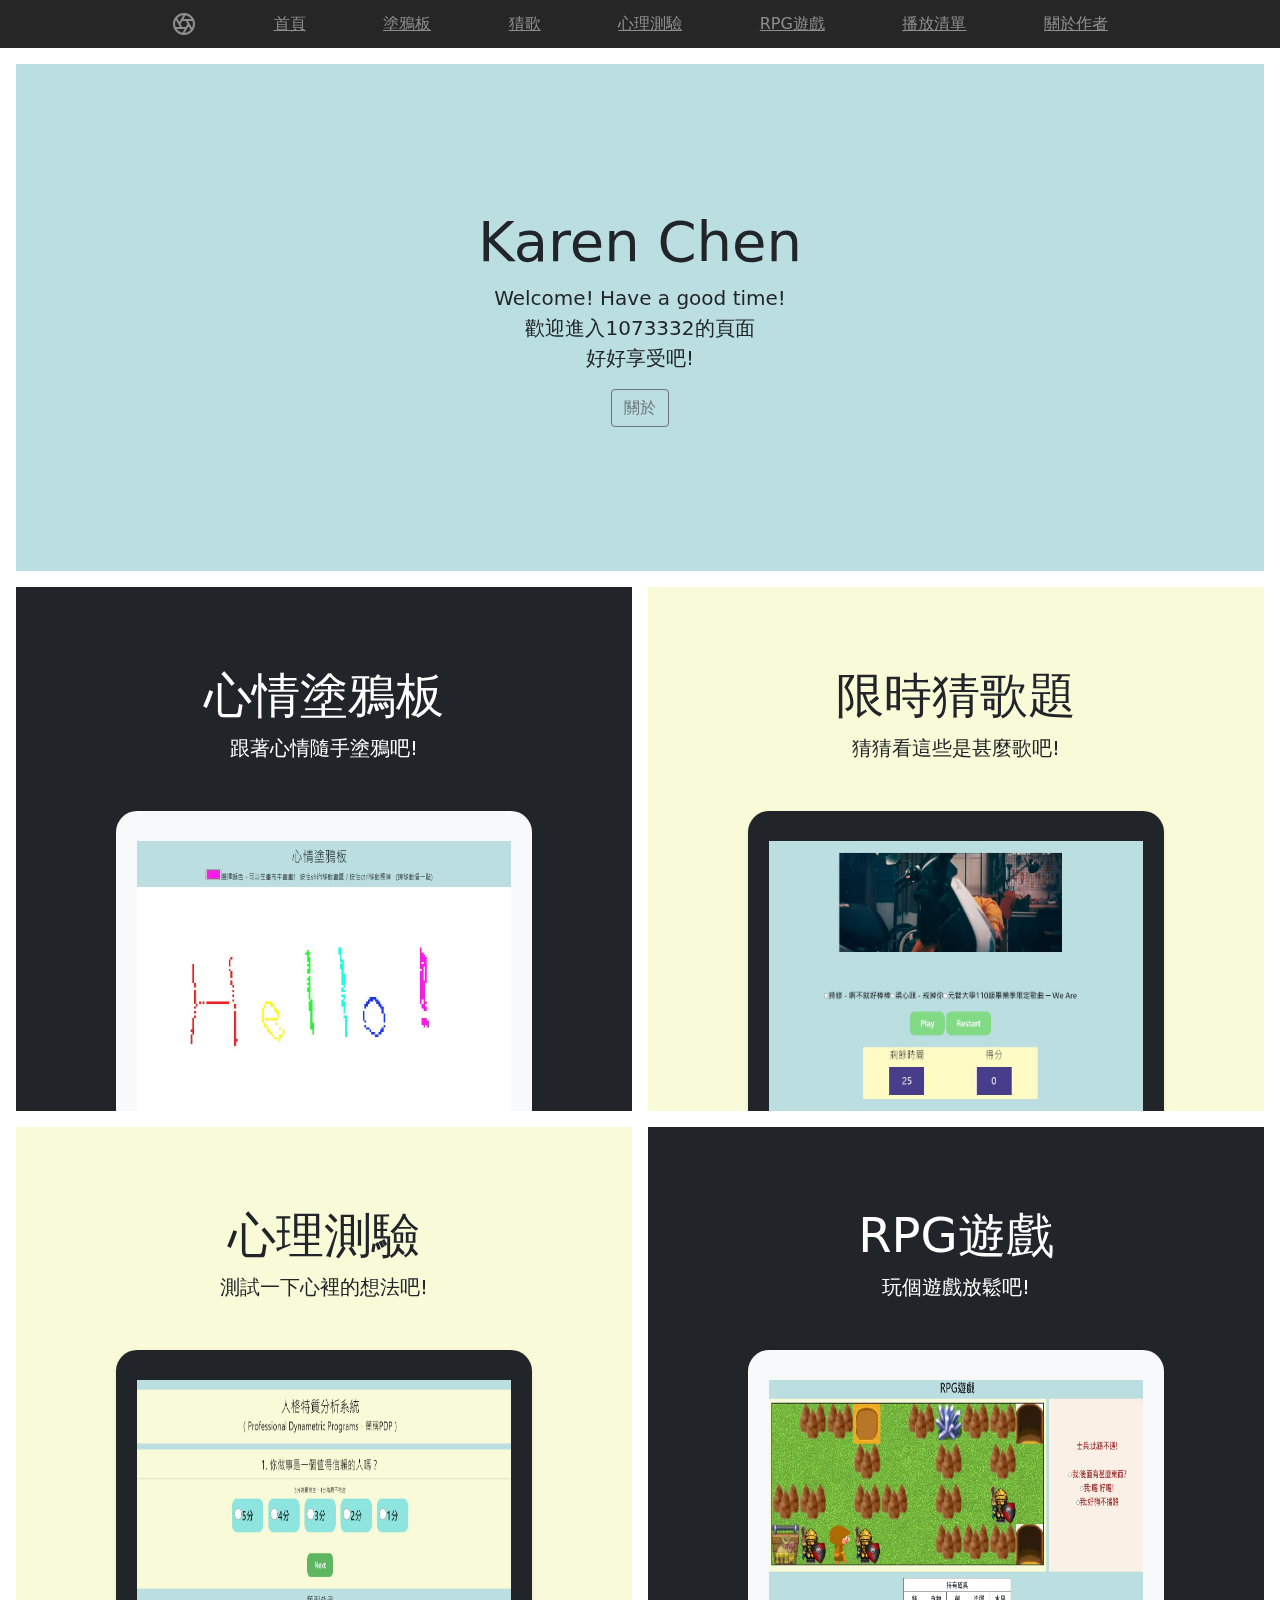
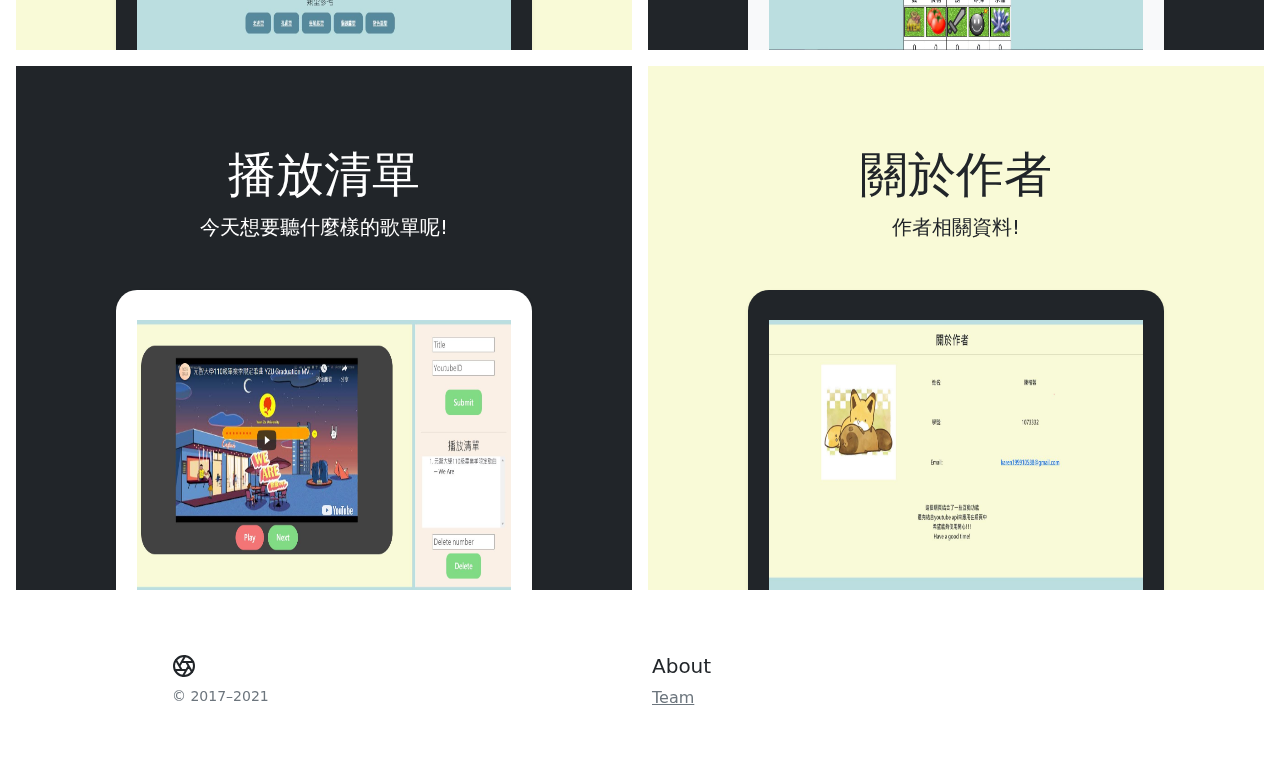
<file: index.html>
<!doctype html>
<html lang="en">
  <head>
    <meta charset="utf-8">
    <meta name="viewport" content="width=device-width, initial-scale=1">
    <meta name="description" content="">
    <meta name="author" content="Mark Otto, Jacob Thornton, and Bootstrap contributors">
    <meta name="generator" content="Hugo 0.83.1">
    <title>1073332-final</title>
    

    <!-- Bootstrap core CSS -->
<link href="css/bootstrap.min.css" rel="stylesheet">



    <style>

      .bd-placeholder-img {

        font-size: 1.125rem;

        text-anchor: middle;
        -webkit-user-select: none;
        -moz-user-select: none;
        user-select: none;
      }

      @media (min-width: 768px) {
        .bd-placeholder-img-lg {
          font-size: 3.5rem;
        }
      }
    </style>

    
    <!-- Custom styles for this template -->
    <link href="css/product.css" rel="stylesheet">
  </head>
  <body>
    
<header class="site-header sticky-top py-1">
  <nav class="container d-flex flex-column flex-md-row justify-content-between">
    <a class="py-2" href="#" aria-label="Product">
      <svg xmlns="http://www.w3.org/2000/svg" width="24" height="24" fill="none" stroke="currentColor" stroke-linecap="round" stroke-linejoin="round" stroke-width="2" class="d-block mx-auto" role="img" viewBox="0 0 24 24"><title>Product</title><circle cx="12" cy="12" r="10"/><path d="M14.31 8l5.74 9.94M9.69 8h11.48M7.38 12l5.74-9.94M9.69 16L3.95 6.06M14.31 16H2.83m13.79-4l-5.74 9.94"/></svg>
    </a>
    <a class="py-2 d-none d-md-inline-block" href="#">首頁</a>
    <a class="py-2 d-none d-md-inline-block" href="index_draw.html">塗鴉板</a>
    <a class="py-2 d-none d-md-inline-block" href="index_guess.html">猜歌</a>
    <a class="py-2 d-none d-md-inline-block" href="index_psyTest0.html">心理測驗</a>
    <a class="py-2 d-none d-md-inline-block" href="index_RPG.html">RPG遊戲</a>
    <a class="py-2 d-none d-md-inline-block" href="index_youtube.html">播放清單</a>
    <a class="py-2 d-none d-md-inline-block" href="index_me.html">關於作者</a>
  </nav>
</header>

<main>
  <div class="position-relative overflow-hidden p-3 p-md-5 m-md-3 text-center"  style="background-color: rgb(187, 223, 224);">
    <div class="col-md-5 p-lg-5 mx-auto my-5">
      <h1 class="display-4 fw-normal">Karen Chen</h1>
      <p class="lead fw-normal">Welcome!  Have a good time!<br>歡迎進入1073332的頁面<br>好好享受吧!</p>
      <a class="btn btn-outline-secondary" href="index_me.html">關於</a>
    </div>
    <!--<div class="product-device shadow-sm d-none d-md-block"></div>
    <div class="product-device product-device-2 shadow-sm d-none d-md-block">
    </div>-->
  </div>

  <div class="d-md-flex flex-md-equal w-100 my-md-3 ps-md-3">
    <div class="bg-dark me-md-3 pt-3 px-3 pt-md-5 px-md-5 text-center text-white overflow-hidden">
      <div class="my-3 py-3">
        <h2 class="display-5">心情塗鴉板</h2>
        <p class="lead">跟著心情隨手塗鴉吧!</p>
      </div>
      <div class="bg-light shadow-sm mx-auto" style="width: 80%; height: 300px; border-radius: 21px 21px 0 0; padding: 30px 0px 0px 0px;">
        <a href="index_draw.html"><img src="img/drawPage.JPG" style="width: 90%; height: 270px;"></a>
      </div>
    </div>
    <div class="me-md-3 pt-3 px-3 pt-md-5 px-md-5 text-center overflow-hidden" style="background-color: rgb(249, 250, 215);">
      <div class="my-3 p-3">
        <h2 class="display-5">限時猜歌題</h2>
        <p class="lead">猜猜看這些是甚麼歌吧!</p>
      </div>
      <div class="bg-dark shadow-sm mx-auto" style="width: 80%; height: 300px; border-radius: 21px 21px 0 0; padding: 30px 0px 0px 0px;">
        <a href="index_guess.html"><img src="img/guessPage.JPG" style="width: 90%; height: 270px;"></a>
      </div>
    </div>
  </div>

  <div class="d-md-flex flex-md-equal w-100 my-md-3 ps-md-3">
    <div class="me-md-3 pt-3 px-3 pt-md-5 px-md-5 text-center overflow-hidden" style="background-color: rgb(249, 250, 215);">
      <div class="my-3 p-3">
        <h2 class="display-5">心理測驗</h2>
        <p class="lead">測試一下心裡的想法吧!</p>
      </div>
      <div class="bg-dark shadow-sm mx-auto" style="width: 80%; height: 300px; border-radius: 21px 21px 0 0; padding: 30px 0px 0px 0px;">
        <a href="index_psyTest0.html"><img src="img/psyPage.JPG" style="width: 90%; height: 270px;"></a>
      </div>
    </div>
    <div class="bg-dark me-md-3 pt-3 px-3 pt-md-5 px-md-5 text-center text-white overflow-hidden">
      <div class="my-3 py-3">
        <h2 class="display-5">RPG遊戲</h2>
        <p class="lead">玩個遊戲放鬆吧!</p>
      </div>
      <div class="bg-light shadow-sm mx-auto" style="width: 80%; height: 300px; border-radius: 21px 21px 0 0; padding: 30px 0px 0px 0px;">
        <a href="index_RPG.html"><img src="img/RPGPage.JPG" style="width: 90%; height: 270px;"></a>
      </div>
    </div>
  </div>

  <div class="d-md-flex flex-md-equal w-100 my-md-3 ps-md-3">
    <div class="bg-dark me-md-3 pt-3 px-3 pt-md-5 px-md-5 text-center text-white overflow-hidden">
      <div class="my-3 p-3">
        <h2 class="display-5">播放清單</h2>
        <p class="lead">今天想要聽什麼樣的歌單呢!</p>
      </div>
      <div class="bg-body shadow-sm mx-auto" style="width: 80%; height: 300px; border-radius: 21px 21px 0 0; padding: 30px 0px 0px 0px;">
        <a href="index_youtube.html"><img src="img/youtubePage.JPG" style="width: 90%; height: 270px;"></a>
      </div>
    </div>
    <div class=" me-md-3 pt-3 px-3 pt-md-5 px-md-5 text-center overflow-hidden" style="background-color: rgb(249, 250, 215);">
      <div class="my-3 py-3">
        <h2 class="display-5">關於作者</h2>
        <p class="lead">作者相關資料!</p>
      </div>
      <div class="bg-dark shadow-sm mx-auto" style="width: 80%; height: 300px; border-radius: 21px 21px 0 0; padding: 30px 0px 0px 0px;">
        <a href="index_me.html"><img src="img/mePage.JPG" style="width: 90%; height: 270px;"></a>
      </div>
    </div>
  </div>
</main>

<footer class="container py-5">
  <div class="row">
    <div class="col-12 col-md">
      <svg xmlns="http://www.w3.org/2000/svg" width="24" height="24" fill="none" stroke="currentColor" stroke-linecap="round" stroke-linejoin="round" stroke-width="2" class="d-block mb-2" role="img" viewBox="0 0 24 24"><title>Product</title><circle cx="12" cy="12" r="10"/><path d="M14.31 8l5.74 9.94M9.69 8h11.48M7.38 12l5.74-9.94M9.69 16L3.95 6.06M14.31 16H2.83m13.79-4l-5.74 9.94"/></svg>
      <small class="d-block mb-3 text-muted">&copy; 2017–2021</small>
    </div>
    <div class="col-6 col-md">
      <h5>About</h5>
      <ul class="list-unstyled text-small">
        <li><a class="link-secondary" href="index_me.html">Team</a></li>
      </ul>
    </div>
  </div>
</footer>


    <script src="js/bootstrap.bundle.min.js"></script>

      
  </body>
</html>
</file>
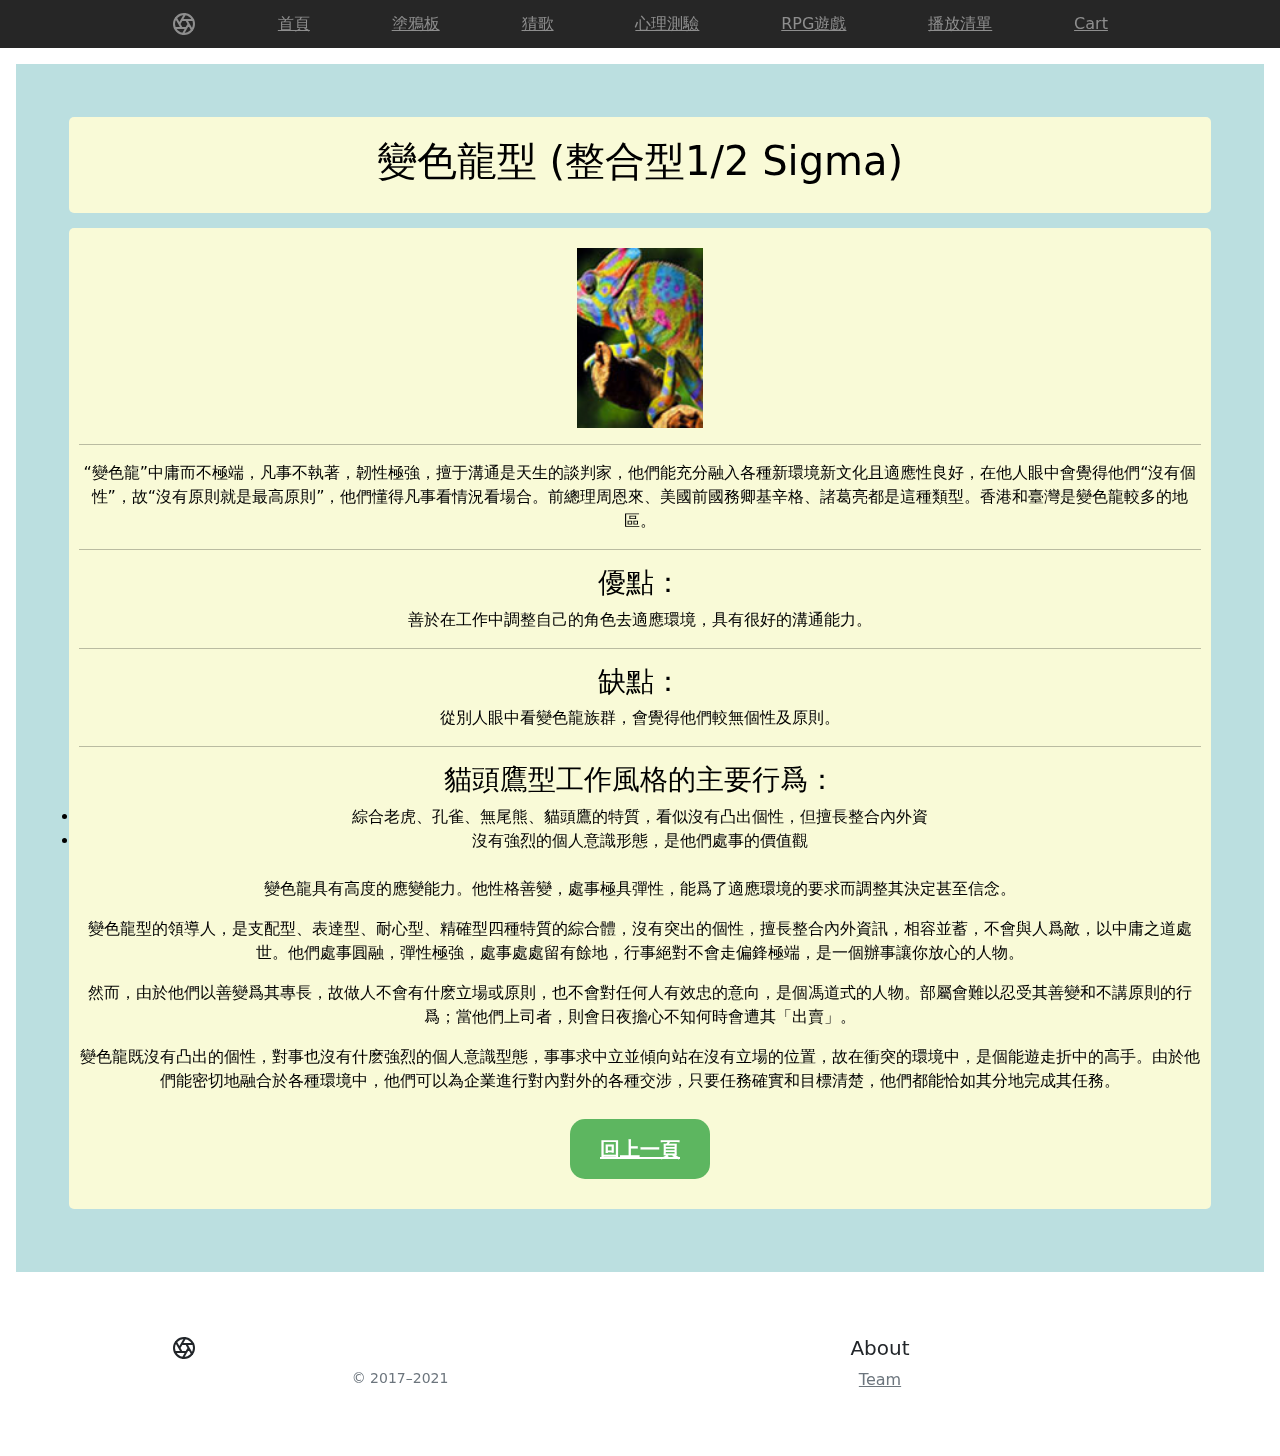
<file: chameleon.html>
<!doctype html>
<html lang="en">
  <head>
    <meta charset="utf-8">
    <meta name="viewport" content="width=device-width, initial-scale=1">
    <meta name="description" content="">
    <meta name="author" content="Mark Otto, Jacob Thornton, and Bootstrap contributors">
    <meta name="generator" content="Hugo 0.83.1">
    <title>1073332-final</title>

    <!-- Bootstrap core CSS -->
<link href="css/bootstrap.min.css" rel="stylesheet">

    <style>
      .bd-placeholder-img {
        font-size: 1.125rem;
        text-anchor: middle;
        -webkit-user-select: none;
        -moz-user-select: none;
        user-select: none;
      }

      @media (min-width: 768px) {
        .bd-placeholder-img-lg {
          font-size: 3.5rem;
        }
      }
    </style>

    
    <!-- Custom styles for this template -->
    <link href="css/product.css" rel="stylesheet">
    <link href="css/style_psyTest2.css" rel="stylesheet">
  </head>
  <body>
    
<header class="site-header sticky-top py-1">
  <nav class="container d-flex flex-column flex-md-row justify-content-between">
    <a class="py-2" href="#" aria-label="Product">
      <svg xmlns="http://www.w3.org/2000/svg" width="24" height="24" fill="none" stroke="currentColor" stroke-linecap="round" stroke-linejoin="round" stroke-width="2" class="d-block mx-auto" role="img" viewBox="0 0 24 24"><title>Product</title><circle cx="12" cy="12" r="10"/><path d="M14.31 8l5.74 9.94M9.69 8h11.48M7.38 12l5.74-9.94M9.69 16L3.95 6.06M14.31 16H2.83m13.79-4l-5.74 9.94"/></svg>
    </a>
    <a class="py-2 d-none d-md-inline-block" href="index.html">首頁</a>
    <a class="py-2 d-none d-md-inline-block" href="index_draw.html">塗鴉板</a>
    <a class="py-2 d-none d-md-inline-block" href="index_guess.html">猜歌</a>
    <a class="py-2 d-none d-md-inline-block" href="index_psyTest0.html">心理測驗</a>
    <a class="py-2 d-none d-md-inline-block" href="index_RPG.html">RPG遊戲</a>
    <a class="py-2 d-none d-md-inline-block" href="index_youtube.html">播放清單</a>
    <a class="py-2 d-none d-md-inline-block" href="#">Cart</a>
  </nav>
</header>

<main>
    <div class="position-relative overflow-hidden p-3 p-md-5 m-md-3 text-center" style="background-color: rgb(187, 223, 224); text-align: center;">
        <div id="h_class">
            <h1>變色龍型 (整合型1/2 Sigma)</h1>
        </div>

        <div id="midBodyOther">
            <img src='img/chameleon.jpg' alt='老虎'><br>
            <hr style="background-color: black;">
            <p>
                “變色龍”中庸而不極端，凡事不執著，韌性極強，擅于溝通是天生的談判家，他們能充分融入各種新環境新文化且適應性良好，在他人眼中會覺得他們“沒有個性”，故“沒有原則就是最高原則”，他們懂得凡事看情況看場合。前總理周恩來、美國前國務卿基辛格、諸葛亮都是這種類型。香港和臺灣是變色龍較多的地區。
            </p>
            <hr>
            <h3>優點：</h3>
            <p>
                善於在工作中調整自己的角色去適應環境，具有很好的溝通能力。
            </p>
            <hr>
            <h3>缺點：</h3>
            <p>
                從別人眼中看變色龍族群，會覺得他們較無個性及原則。
            </p>
            <hr>
            <h3>貓頭鷹型工作風格的主要行爲：</h3>
            <ui>
                <li>綜合老虎、孔雀、無尾熊、貓頭鷹的特質，看似沒有凸出個性，但擅長整合內外資</li>
                <li>沒有強烈的個人意識形態，是他們處事的價值觀</li>
            </ui><br>
            <p>變色龍具有高度的應變能力。他性格善變，處事極具彈性，能爲了適應環境的要求而調整其決定甚至信念。</p>
            <p>變色龍型的領導人，是支配型、表達型、耐心型、精確型四種特質的綜合體，沒有突出的個性，擅長整合內外資訊，相容並蓄，不會與人爲敵，以中庸之道處世。他們處事圓融，彈性極強，處事處處留有餘地，行事絕對不會走偏鋒極端，是一個辦事讓你放心的人物。</p>
            <p>然而，由於他們以善變爲其專長，故做人不會有什麽立場或原則，也不會對任何人有效忠的意向，是個馮道式的人物。部屬會難以忍受其善變和不講原則的行爲；當他們上司者，則會日夜擔心不知何時會遭其「出賣」。</p>
            <p>變色龍既沒有凸出的個性，對事也沒有什麽強烈的個人意識型態，事事求中立並傾向站在沒有立場的位置，故在衝突的環境中，是個能遊走折中的高手。由於他們能密切地融合於各種環境中，他們可以為企業進行對內對外的各種交涉，只要任務確實和目標清楚，他們都能恰如其分地完成其任務。</p>

            <button id="homeButton"><a href="index_psyTest2.html" style="color: white;">回上一頁</a>
        </div>
    </div>
</main>

<footer class="container py-5">
  <div class="row">
    <div class="col-12 col-md">
      <svg xmlns="http://www.w3.org/2000/svg" width="24" height="24" fill="none" stroke="currentColor" stroke-linecap="round" stroke-linejoin="round" stroke-width="2" class="d-block mb-2" role="img" viewBox="0 0 24 24"><title>Product</title><circle cx="12" cy="12" r="10"/><path d="M14.31 8l5.74 9.94M9.69 8h11.48M7.38 12l5.74-9.94M9.69 16L3.95 6.06M14.31 16H2.83m13.79-4l-5.74 9.94"/></svg>
      <small class="d-block mb-3 text-muted">&copy; 2017–2021</small>
    </div>
    <div class="col-6 col-md">
      <h5>About</h5>
      <ul class="list-unstyled text-small">
        <li><a class="link-secondary" href="index_me.html">Team</a></li>
      </ul>
    </div>
  </div>
</footer>


    <script src="https://code.jquery.com/jquery-3.6.0.min.js"></script>
    <script src="js/bootstrap.bundle.min.js"></script>
    <script src="js/data_psyTest2.js"></script>
    <script src="js/main_psyTest2.js"></script>
      
  </body>
</html>
</file>
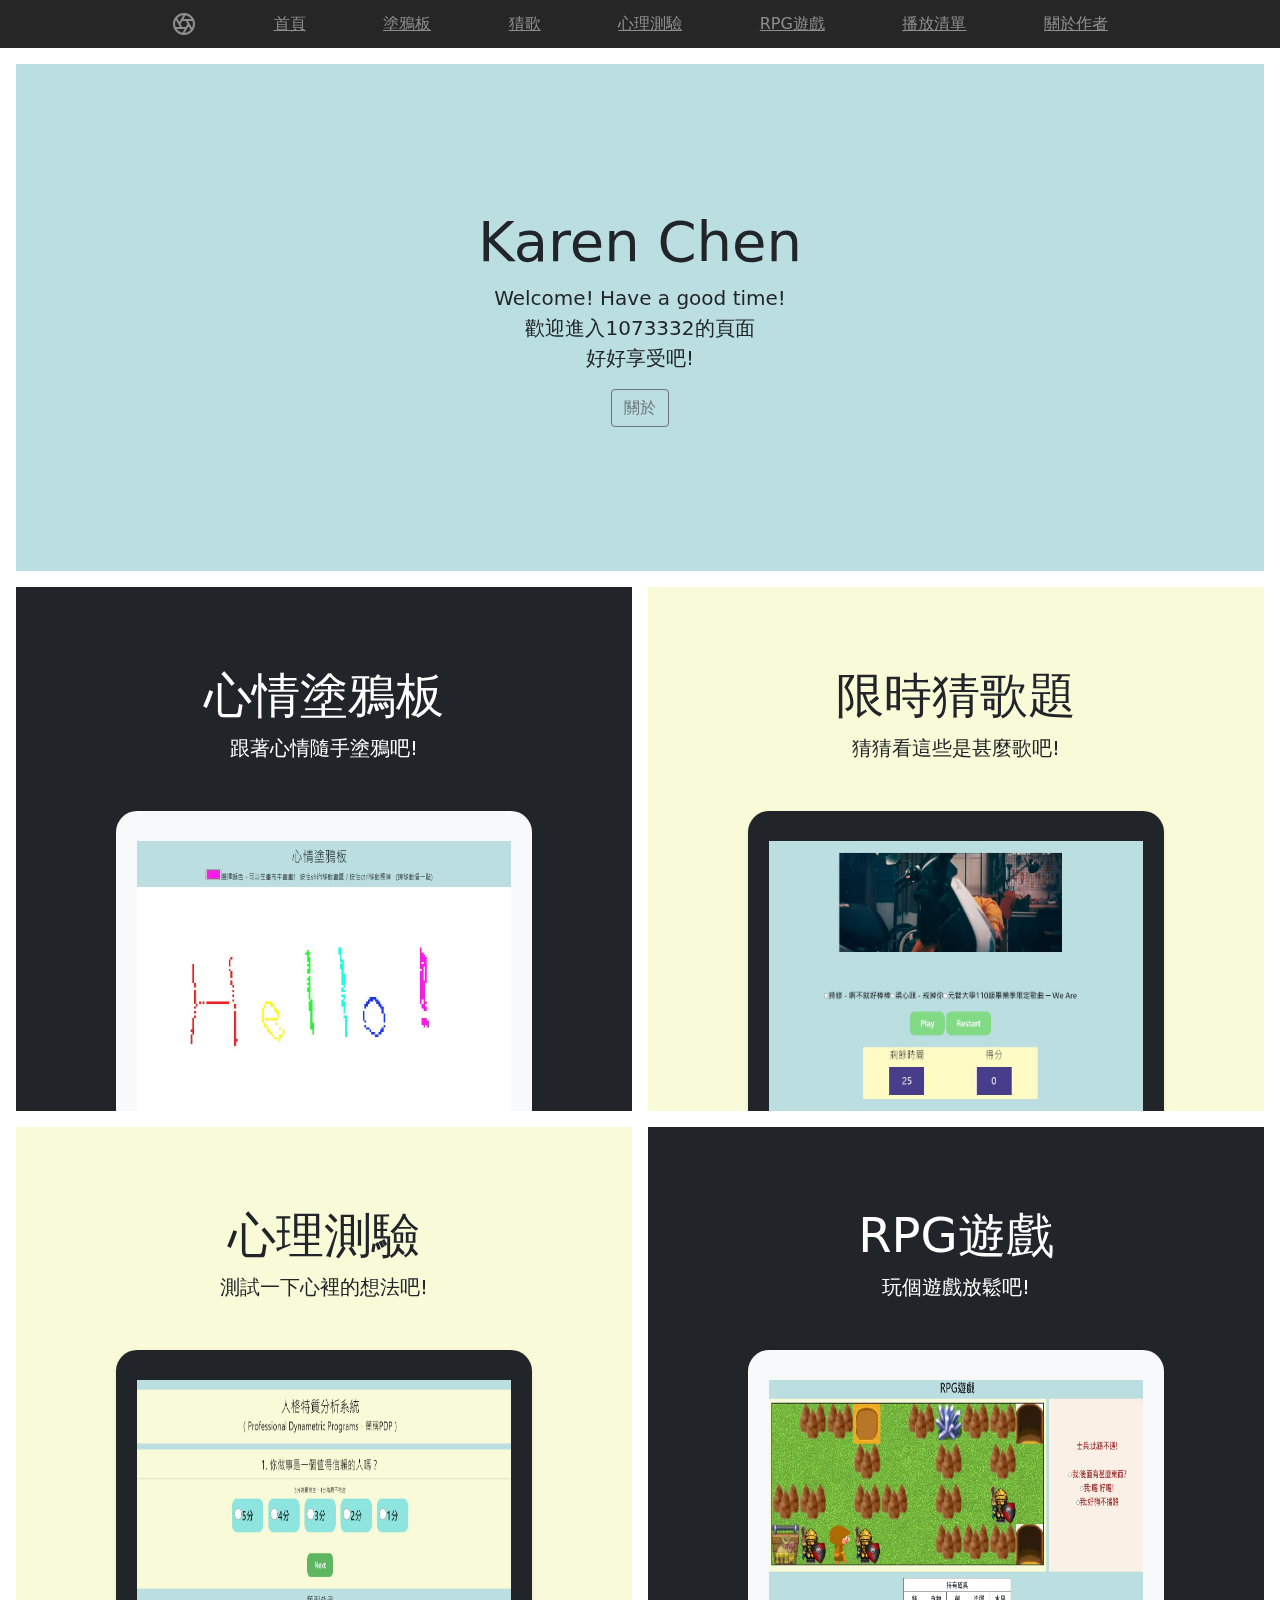
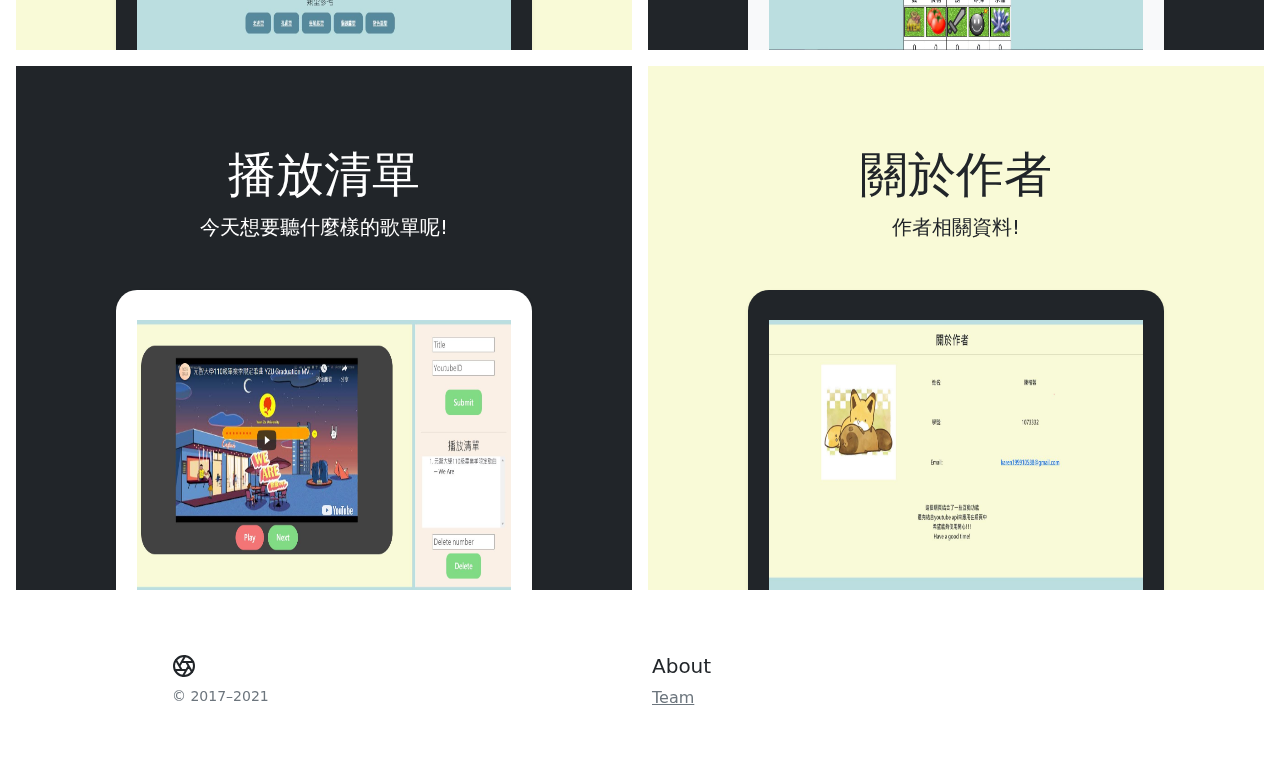
<file: index1.html>
<!doctype html>
<html lang="en">
  <head>
    <meta charset="utf-8">
    <meta name="viewport" content="width=device-width, initial-scale=1">
    <meta name="description" content="">
    <meta name="author" content="Mark Otto, Jacob Thornton, and Bootstrap contributors">
    <meta name="generator" content="Hugo 0.83.1">
    <title>1073332-final</title>
    

    <!-- Bootstrap core CSS -->
<link href="css/bootstrap.min.css" rel="stylesheet">



    <style>

      .bd-placeholder-img {

        font-size: 1.125rem;

        text-anchor: middle;
        -webkit-user-select: none;
        -moz-user-select: none;
        user-select: none;
      }

      @media (min-width: 768px) {
        .bd-placeholder-img-lg {
          font-size: 3.5rem;
        }
      }
    </style>

    
    <!-- Custom styles for this template -->
    <link href="css/product.css" rel="stylesheet">
  </head>
  <body>
    
<header class="site-header sticky-top py-1">
  <nav class="container d-flex flex-column flex-md-row justify-content-between">
    <a class="py-2" href="#" aria-label="Product">
      <svg xmlns="http://www.w3.org/2000/svg" width="24" height="24" fill="none" stroke="currentColor" stroke-linecap="round" stroke-linejoin="round" stroke-width="2" class="d-block mx-auto" role="img" viewBox="0 0 24 24"><title>Product</title><circle cx="12" cy="12" r="10"/><path d="M14.31 8l5.74 9.94M9.69 8h11.48M7.38 12l5.74-9.94M9.69 16L3.95 6.06M14.31 16H2.83m13.79-4l-5.74 9.94"/></svg>
    </a>
    <a class="py-2 d-none d-md-inline-block" href="#">首頁</a>
    <a class="py-2 d-none d-md-inline-block" href="index_draw.html">塗鴉板</a>
    <a class="py-2 d-none d-md-inline-block" href="index_guess.html">猜歌</a>
    <a class="py-2 d-none d-md-inline-block" href="index_psyTest0.html">心理測驗</a>
    <a class="py-2 d-none d-md-inline-block" href="index_RPG.html">RPG遊戲</a>
    <a class="py-2 d-none d-md-inline-block" href="index_youtube.html">播放清單</a>
    <a class="py-2 d-none d-md-inline-block" href="index_me.html">關於作者</a>
  </nav>
</header>

<main>
  <div class="position-relative overflow-hidden p-3 p-md-5 m-md-3 text-center"  style="background-color: rgb(187, 223, 224);">
    <div class="col-md-5 p-lg-5 mx-auto my-5">
      <h1 class="display-4 fw-normal">Karen Chen</h1>
      <p class="lead fw-normal">Welcome!  Have a good time!<br>歡迎進入1073332的頁面<br>好好享受吧!</p>
      <a class="btn btn-outline-secondary" href="index_me.html">關於</a>
    </div>
    <!--<div class="product-device shadow-sm d-none d-md-block"></div>
    <div class="product-device product-device-2 shadow-sm d-none d-md-block">
    </div>-->
  </div>

  <div class="d-md-flex flex-md-equal w-100 my-md-3 ps-md-3">
    <div class="bg-dark me-md-3 pt-3 px-3 pt-md-5 px-md-5 text-center text-white overflow-hidden">
      <div class="my-3 py-3">
        <h2 class="display-5">心情塗鴉板</h2>
        <p class="lead">跟著心情隨手塗鴉吧!</p>
      </div>
      <div class="bg-light shadow-sm mx-auto" style="width: 80%; height: 300px; border-radius: 21px 21px 0 0; padding: 30px 0px 0px 0px;">
        <img src="img/drawPage.JPG" style="width: 90%; height: 270px;">
      </div>
    </div>
    <div class="me-md-3 pt-3 px-3 pt-md-5 px-md-5 text-center overflow-hidden" style="background-color: rgb(249, 250, 215);">
      <div class="my-3 p-3">
        <h2 class="display-5">限時猜歌題</h2>
        <p class="lead">猜猜看這些是甚麼歌吧!</p>
      </div>
      <div class="bg-dark shadow-sm mx-auto" style="width: 80%; height: 300px; border-radius: 21px 21px 0 0; padding: 30px 0px 0px 0px;">
        <img src="img/guessPage.JPG" style="width: 90%; height: 270px;">
      </div>
    </div>
  </div>

  <div class="d-md-flex flex-md-equal w-100 my-md-3 ps-md-3">
    <div class="me-md-3 pt-3 px-3 pt-md-5 px-md-5 text-center overflow-hidden" style="background-color: rgb(249, 250, 215);">
      <div class="my-3 p-3">
        <h2 class="display-5">心理測驗</h2>
        <p class="lead">測試一下心裡的想法吧!</p>
      </div>
      <div class="bg-dark shadow-sm mx-auto" style="width: 80%; height: 300px; border-radius: 21px 21px 0 0; padding: 30px 0px 0px 0px;">
        <img src="img/psyPage.JPG" style="width: 90%; height: 270px;">
      </div>
    </div>
    <div class="bg-dark me-md-3 pt-3 px-3 pt-md-5 px-md-5 text-center text-white overflow-hidden">
      <div class="my-3 py-3">
        <h2 class="display-5">RPG遊戲</h2>
        <p class="lead">玩個遊戲放鬆吧!</p>
      </div>
      <div class="bg-light shadow-sm mx-auto" style="width: 80%; height: 300px; border-radius: 21px 21px 0 0; padding: 30px 0px 0px 0px;">
        <img src="img/RPGPage.JPG" style="width: 90%; height: 270px;">
      </div>
    </div>
  </div>

  <div class="d-md-flex flex-md-equal w-100 my-md-3 ps-md-3">
    <div class="bg-dark me-md-3 pt-3 px-3 pt-md-5 px-md-5 text-center text-white overflow-hidden">
      <div class="my-3 p-3">
        <h2 class="display-5">播放清單</h2>
        <p class="lead">今天想要聽什麼樣的歌單呢!</p>
      </div>
      <div class="bg-body shadow-sm mx-auto" style="width: 80%; height: 300px; border-radius: 21px 21px 0 0; padding: 30px 0px 0px 0px;">
        <img src="img/youtubePage.JPG" style="width: 90%; height: 270px;">
      </div>
    </div>
    <div class=" me-md-3 pt-3 px-3 pt-md-5 px-md-5 text-center overflow-hidden" style="background-color: rgb(249, 250, 215);">
      <div class="my-3 py-3">
        <h2 class="display-5">關於作者</h2>
        <p class="lead">作者相關資料!</p>
      </div>
      <div class="bg-dark shadow-sm mx-auto" style="width: 80%; height: 300px; border-radius: 21px 21px 0 0; padding: 30px 0px 0px 0px;">
        <img src="img/mePage.JPG" style="width: 90%; height: 270px;">
      </div>
    </div>
  </div>
</main>

<footer class="container py-5">
  <div class="row">
    <div class="col-12 col-md">
      <svg xmlns="http://www.w3.org/2000/svg" width="24" height="24" fill="none" stroke="currentColor" stroke-linecap="round" stroke-linejoin="round" stroke-width="2" class="d-block mb-2" role="img" viewBox="0 0 24 24"><title>Product</title><circle cx="12" cy="12" r="10"/><path d="M14.31 8l5.74 9.94M9.69 8h11.48M7.38 12l5.74-9.94M9.69 16L3.95 6.06M14.31 16H2.83m13.79-4l-5.74 9.94"/></svg>
      <small class="d-block mb-3 text-muted">&copy; 2017–2021</small>
    </div>
    <div class="col-6 col-md">
      <h5>About</h5>
      <ul class="list-unstyled text-small">
        <li><a class="link-secondary" href="index_me.html">Team</a></li>
      </ul>
    </div>
  </div>
</footer>


    <script src="js/bootstrap.bundle.min.js"></script>

      
  </body>
</html>
</file>
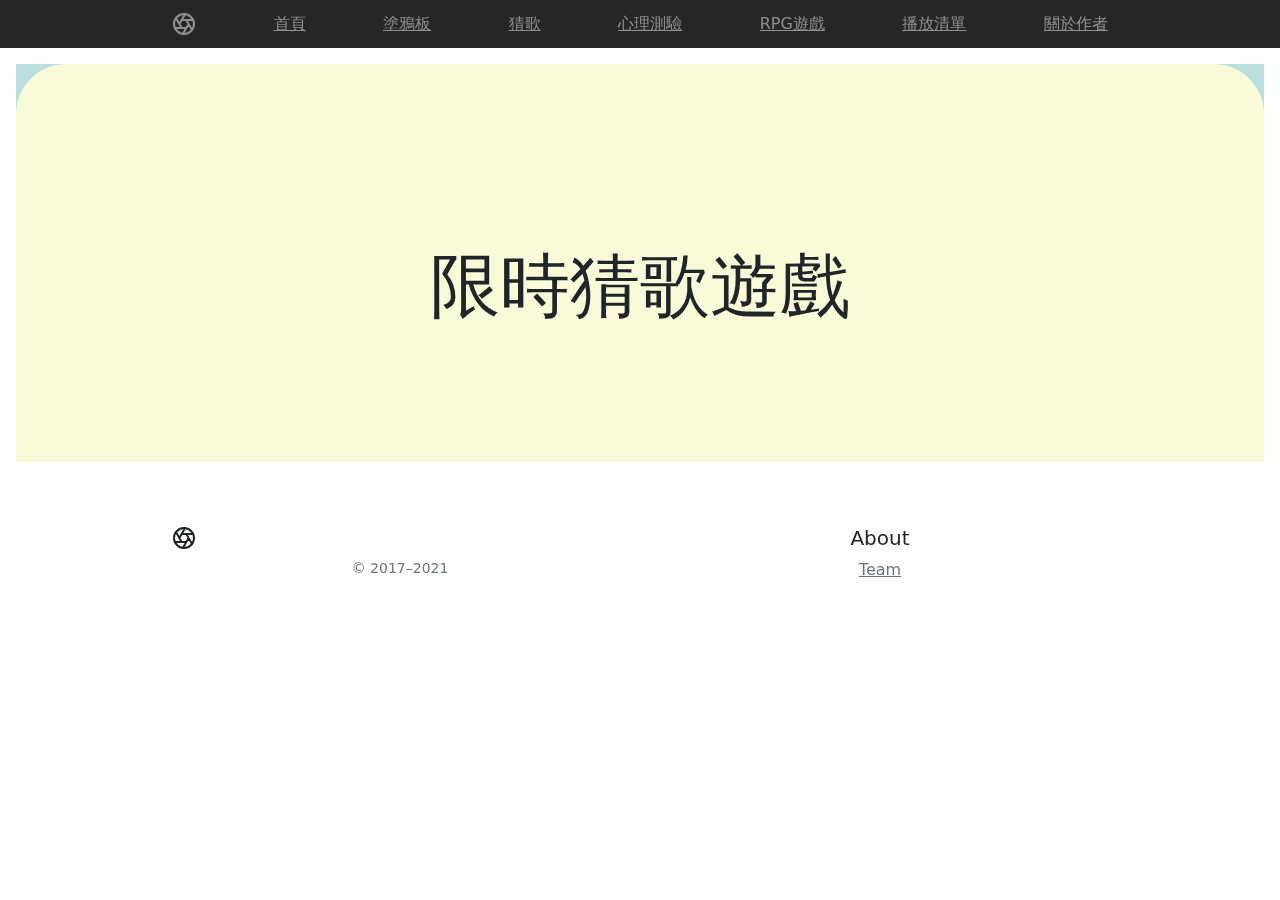
<file: index_guess.html>
<!doctype html>
<html lang="en">
  <head>
    <meta charset="utf-8">
    <meta name="viewport" content="width=device-width, initial-scale=1">
    <meta name="description" content="">
    <meta name="author" content="Mark Otto, Jacob Thornton, and Bootstrap contributors">
    <meta name="generator" content="Hugo 0.83.1">
    <title>1073332-final</title>

    <!-- Bootstrap core CSS -->
<link href="css/bootstrap.min.css" rel="stylesheet">

    <style>
      .bd-placeholder-img {
        font-size: 1.125rem;
        text-anchor: middle;
        -webkit-user-select: none;
        -moz-user-select: none;
        user-select: none;
      }

      @media (min-width: 768px) {
        .bd-placeholder-img-lg {
          font-size: 3.5rem;
        }
      }
    </style>

    
    <!-- Custom styles for this template -->
    <link href="css/product.css" rel="stylesheet">
    <link href="css/style_guess.css" rel="stylesheet">
  </head>
  <body>
    
<header class="site-header sticky-top py-1">
  <nav class="container d-flex flex-column flex-md-row justify-content-between">
    <a class="py-2" href="#" aria-label="Product">
      <svg xmlns="http://www.w3.org/2000/svg" width="24" height="24" fill="none" stroke="currentColor" stroke-linecap="round" stroke-linejoin="round" stroke-width="2" class="d-block mx-auto" role="img" viewBox="0 0 24 24"><title>Product</title><circle cx="12" cy="12" r="10"/><path d="M14.31 8l5.74 9.94M9.69 8h11.48M7.38 12l5.74-9.94M9.69 16L3.95 6.06M14.31 16H2.83m13.79-4l-5.74 9.94"/></svg>
    </a>
    <a class="py-2 d-none d-md-inline-block" href="index.html">首頁</a>
    <a class="py-2 d-none d-md-inline-block" href="index_draw.html">塗鴉板</a>
    <a class="py-2 d-none d-md-inline-block" href="#">猜歌</a>
    <a class="py-2 d-none d-md-inline-block" href="index_psyTest0.html">心理測驗</a>
    <a class="py-2 d-none d-md-inline-block" href="index_RPG.html">RPG遊戲</a>
    <a class="py-2 d-none d-md-inline-block" href="index_youtube.html">播放清單</a>
    <a class="py-2 d-none d-md-inline-block" href="index_me.html">關於作者</a>
  </nav>
</header>

<main>
    <div class="position-relative overflow-hidden p-3 p-md-5 m-md-3 text-center" style="background-color: rgb(187, 223, 224);">
        <div id="coverDiv">
            <div id="second"></div>
            <div id="third"></div>
            <div id="first"><div id="firstText">限時猜歌遊戲</div></div>
        </div>
        <div id="player"></div><!-- YouTube Video Player --><br>
        <div id="options"></div>
        <p id="hint"></p>
        <input id="playButton" type="button" value="Play">
        <button id="restart">Restart</button>
        <table id="showTable">
            <tr>
                <td>剩餘時間</td>
                <td>得分</td>
            </tr>
            <tr>
                <td><div id="timer"></div></td>
                <td><div id="allPoint"></div></td>
            </tr>
        </table>
    </div>
</main>

<footer class="container py-5">
  <div class="row">
    <div class="col-12 col-md">
      <svg xmlns="http://www.w3.org/2000/svg" width="24" height="24" fill="none" stroke="currentColor" stroke-linecap="round" stroke-linejoin="round" stroke-width="2" class="d-block mb-2" role="img" viewBox="0 0 24 24"><title>Product</title><circle cx="12" cy="12" r="10"/><path d="M14.31 8l5.74 9.94M9.69 8h11.48M7.38 12l5.74-9.94M9.69 16L3.95 6.06M14.31 16H2.83m13.79-4l-5.74 9.94"/></svg>
      <small class="d-block mb-3 text-muted">&copy; 2017–2021</small>
    </div>
    <div class="col-6 col-md">
      <h5>About</h5>
      <ul class="list-unstyled text-small">
        <li><a class="link-secondary" href="index_me.html">Team</a></li>
      </ul>
    </div>
  </div>
</footer>


    <script src="https://code.jquery.com/jquery-3.6.0.min.js"></script>
    <script src="https://www.youtube.com/iframe_api"></script>
    <script src="js/bootstrap.bundle.min.js"></script>
    <script src="js/data_guess.js"></script>
    <script src="js/main_guess.js"></script>
      
  </body>
</html>
</file>
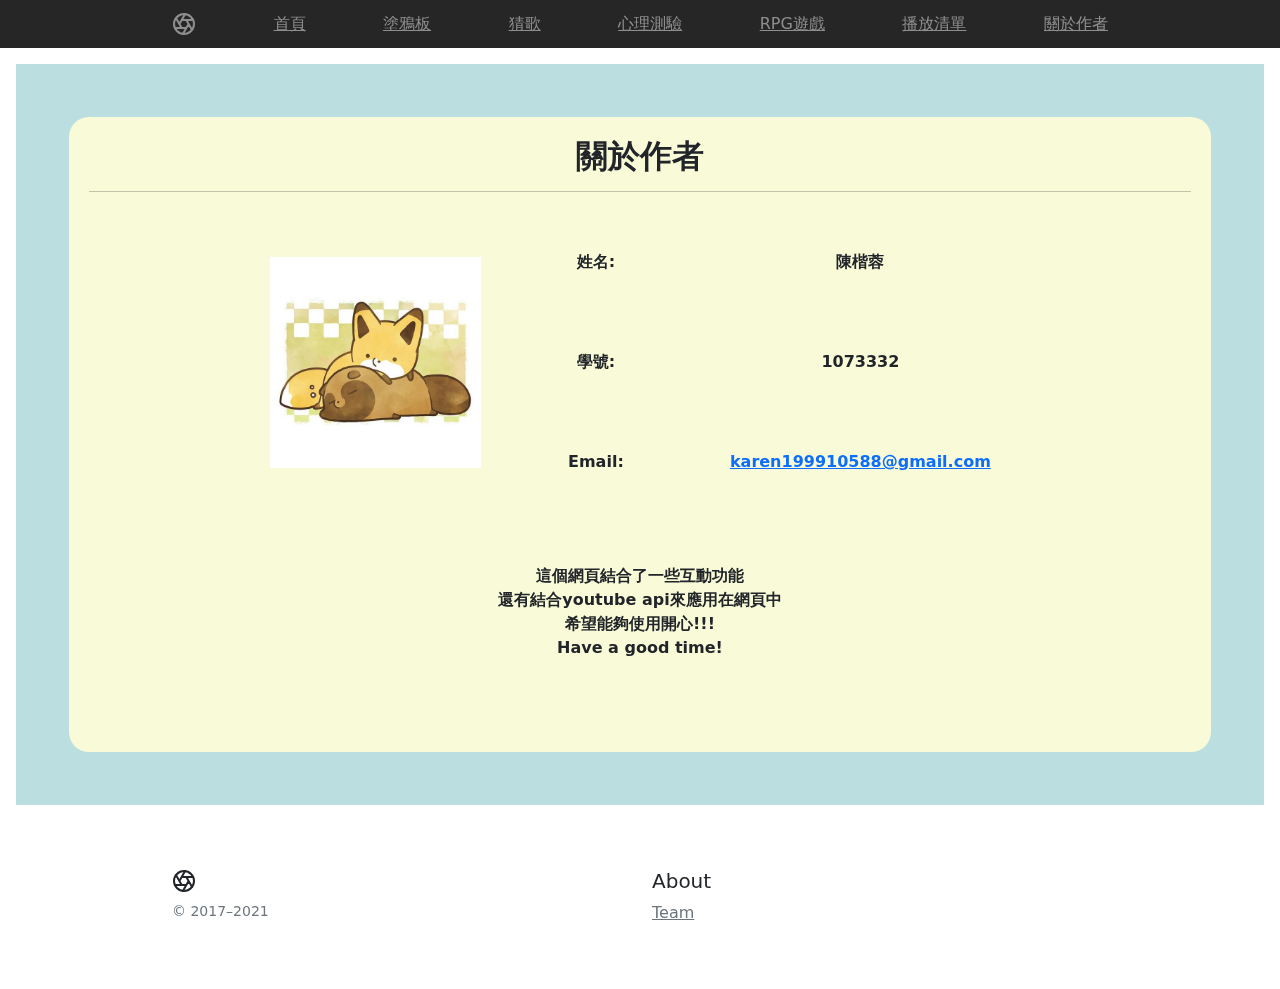
<file: index_me.html>
<!doctype html>
<html lang="en">
  <head>
    <meta charset="utf-8">
    <meta name="viewport" content="width=device-width, initial-scale=1">
    <meta name="description" content="">
    <meta name="author" content="Mark Otto, Jacob Thornton, and Bootstrap contributors">
    <meta name="generator" content="Hugo 0.83.1">
    <title>1073332-final</title>

    <!-- Bootstrap core CSS -->
<link href="css/bootstrap.min.css" rel="stylesheet">

    <style>
      .bd-placeholder-img {
        font-size: 1.125rem;
        text-anchor: middle;
        -webkit-user-select: none;
        -moz-user-select: none;
        user-select: none;
      }

      @media (min-width: 768px) {
        .bd-placeholder-img-lg {
          font-size: 3.5rem;
        }
      }
    </style>

    
    <!-- Custom styles for this template -->
    <link href="css/product.css" rel="stylesheet">
    <link href="css/style_me.css" rel="stylesheet">
  </head>
  <body>
    
<header class="site-header sticky-top py-1">
  <nav class="container d-flex flex-column flex-md-row justify-content-between">
    <a class="py-2" href="#" aria-label="Product">
      <svg xmlns="http://www.w3.org/2000/svg" width="24" height="24" fill="none" stroke="currentColor" stroke-linecap="round" stroke-linejoin="round" stroke-width="2" class="d-block mx-auto" role="img" viewBox="0 0 24 24"><title>Product</title><circle cx="12" cy="12" r="10"/><path d="M14.31 8l5.74 9.94M9.69 8h11.48M7.38 12l5.74-9.94M9.69 16L3.95 6.06M14.31 16H2.83m13.79-4l-5.74 9.94"/></svg>
    </a>
    <a class="py-2 d-none d-md-inline-block" href="index.html">首頁</a>
    <a class="py-2 d-none d-md-inline-block" href="index_draw.html">塗鴉板</a>
    <a class="py-2 d-none d-md-inline-block" href="index_guess.html">猜歌</a>
    <a class="py-2 d-none d-md-inline-block" href="index_psyTest0.html">心理測驗</a>
    <a class="py-2 d-none d-md-inline-block" href="index_RPG.html">RPG遊戲</a>
    <a class="py-2 d-none d-md-inline-block" href="index_youtube.html">播放清單</a>
    <a class="py-2 d-none d-md-inline-block" href="#">關於作者</a>
  </nav>
</header>

<main>
    <div class="position-relative overflow-hidden p-3 p-md-5 m-md-3 text-center" style="background-color: rgb(187, 223, 224);">
        <div id="all">
            <h2>關於作者</h2>
            <hr>
            <table id="tableMe"> 
                <tr>
                    <td width=40% height=60% rowspan="3" class="trtd">
                        <img src="img/狸貓與狐狸3.jpg" width="60%">
                    </td>
                    <td width=10% height=20%>姓名:</td>
                    <td width=50% height=20%>陳楷蓉</td>
                </tr>
                <tr>
                    <td width=10% height=20%>學號:</td>
                    <td width=50% height=20%>1073332</td>
                </tr>
                <tr>
                    <td width=10% height=20%>Email:</td>
                    <td width=50% height=20%><a href="karen199910588@gmail.com">karen199910588@gmail.com</td>
                </tr>
                <tr>
                    <td width=100% height=40% rowspan="6" colspan="3" class="trtd">
                        這個網頁結合了一些互動功能<br>
                        還有結合youtube api來應用在網頁中<br>
                        希望能夠使用開心!!!<br>
                        Have a good time!
                    </td>
                </tr>
            </table>
        </div>
    </div>
</main>

<footer class="container py-5">
  <div class="row">
    <div class="col-12 col-md">
      <svg xmlns="http://www.w3.org/2000/svg" width="24" height="24" fill="none" stroke="currentColor" stroke-linecap="round" stroke-linejoin="round" stroke-width="2" class="d-block mb-2" role="img" viewBox="0 0 24 24"><title>Product</title><circle cx="12" cy="12" r="10"/><path d="M14.31 8l5.74 9.94M9.69 8h11.48M7.38 12l5.74-9.94M9.69 16L3.95 6.06M14.31 16H2.83m13.79-4l-5.74 9.94"/></svg>
      <small class="d-block mb-3 text-muted">&copy; 2017–2021</small>
    </div>
    <div class="col-6 col-md">
      <h5>About</h5>
      <ul class="list-unstyled text-small">
        <li><a class="link-secondary" href="#">Team</a></li>
      </ul>
    </div>
  </div>
</footer>


    <script src="https://code.jquery.com/jquery-3.6.0.min.js"></script>
    <script src="js/bootstrap.bundle.min.js"></script>
    <!--<script src="js/main_draw.js"></script>-->
      
  </body>
</html>
</file>
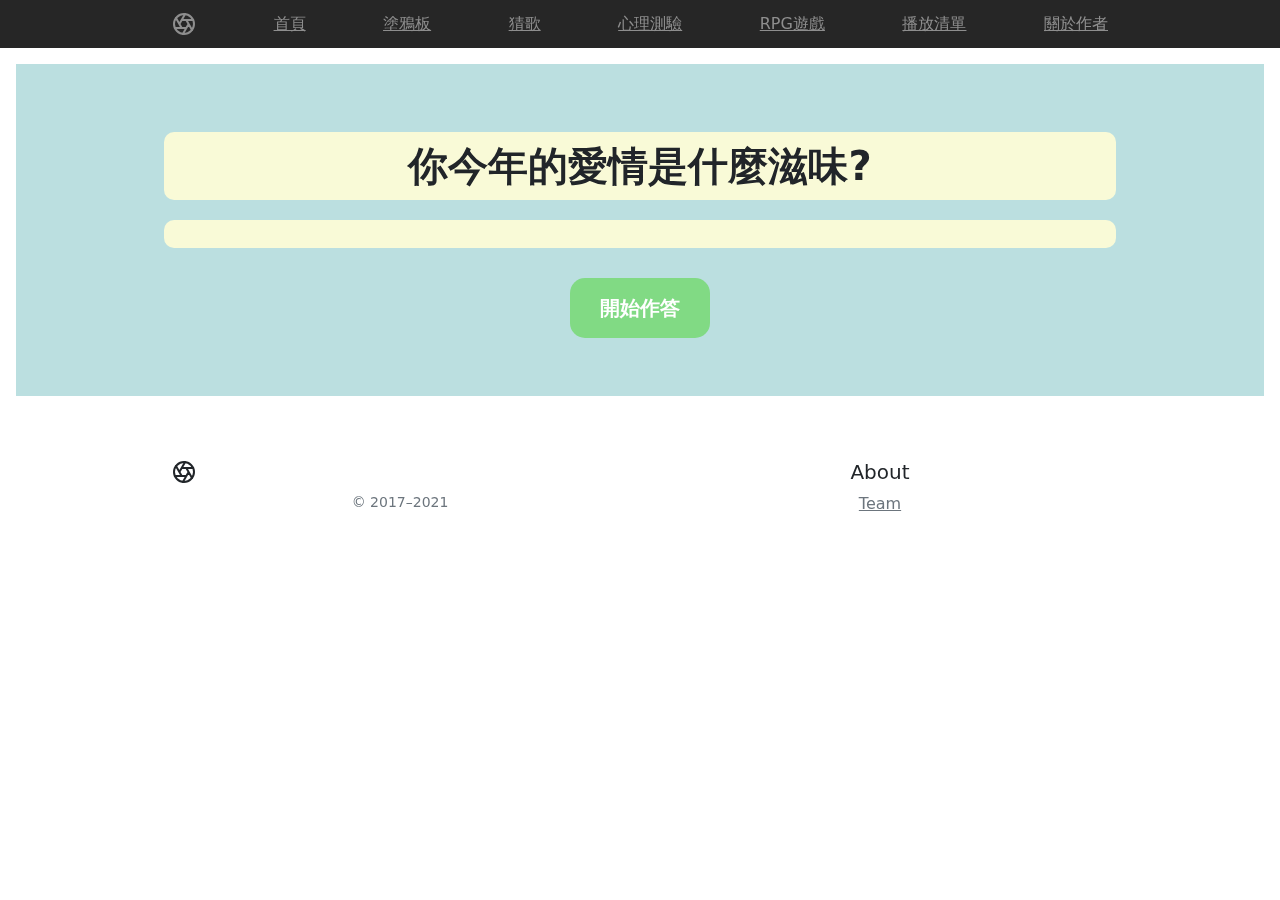
<file: index_psyTest1.html>
<!doctype html>
<html lang="en">
  <head>
    <meta charset="utf-8">
    <meta name="viewport" content="width=device-width, initial-scale=1">
    <meta name="description" content="">
    <meta name="author" content="Mark Otto, Jacob Thornton, and Bootstrap contributors">
    <meta name="generator" content="Hugo 0.83.1">
    <title>1073332-final</title>

    <!-- Bootstrap core CSS -->
<link href="css/bootstrap.min.css" rel="stylesheet">

    <style>
      .bd-placeholder-img {
        font-size: 1.125rem;
        text-anchor: middle;
        -webkit-user-select: none;
        -moz-user-select: none;
        user-select: none;
      }

      @media (min-width: 768px) {
        .bd-placeholder-img-lg {
          font-size: 3.5rem;
        }
      }
    </style>

    
    <!-- Custom styles for this template -->
    <link href="css/product.css" rel="stylesheet">
    <link href="css/style_psyTest1.css" rel="stylesheet">
  </head>
  <body>
    
<header class="site-header sticky-top py-1">
  <nav class="container d-flex flex-column flex-md-row justify-content-between">
    <a class="py-2" href="#" aria-label="Product">
      <svg xmlns="http://www.w3.org/2000/svg" width="24" height="24" fill="none" stroke="currentColor" stroke-linecap="round" stroke-linejoin="round" stroke-width="2" class="d-block mx-auto" role="img" viewBox="0 0 24 24"><title>Product</title><circle cx="12" cy="12" r="10"/><path d="M14.31 8l5.74 9.94M9.69 8h11.48M7.38 12l5.74-9.94M9.69 16L3.95 6.06M14.31 16H2.83m13.79-4l-5.74 9.94"/></svg>
    </a>
    <a class="py-2 d-none d-md-inline-block" href="index.html">首頁</a>
    <a class="py-2 d-none d-md-inline-block" href="index_draw.html">塗鴉板</a>
    <a class="py-2 d-none d-md-inline-block" href="index_guess.html">猜歌</a>
    <a class="py-2 d-none d-md-inline-block" href="index_psyTest0.html">心理測驗</a>
    <a class="py-2 d-none d-md-inline-block" href="index_RPG.html">RPG遊戲</a>
    <a class="py-2 d-none d-md-inline-block" href="index_youtube.html">播放清單</a>
    <a class="py-2 d-none d-md-inline-block" href="index_me.html">關於作者</a>
  </nav>
</header>

<main>
    <div class="position-relative overflow-hidden p-3 p-md-5 m-md-3 text-center" style="background-color: rgb(187, 223, 224);">
        <h1>你今年的愛情是什麼滋味?</h1>
        <div id="all">
        <h2 id="question"></h2>
        <div id="options"></div>
        </div>
        <input id="startButton" type="button" value="開始作答">
    </div>
</main>

<footer class="container py-5">
  <div class="row">
    <div class="col-12 col-md">
      <svg xmlns="http://www.w3.org/2000/svg" width="24" height="24" fill="none" stroke="currentColor" stroke-linecap="round" stroke-linejoin="round" stroke-width="2" class="d-block mb-2" role="img" viewBox="0 0 24 24"><title>Product</title><circle cx="12" cy="12" r="10"/><path d="M14.31 8l5.74 9.94M9.69 8h11.48M7.38 12l5.74-9.94M9.69 16L3.95 6.06M14.31 16H2.83m13.79-4l-5.74 9.94"/></svg>
      <small class="d-block mb-3 text-muted">&copy; 2017–2021</small>
    </div>
    <div class="col-6 col-md">
      <h5>About</h5>
      <ul class="list-unstyled text-small">
        <li><a class="link-secondary" href="index_me.html">Team</a></li>
      </ul>
    </div>
  </div>
</footer>


    <script src="https://code.jquery.com/jquery-3.6.0.min.js"></script>
    <script src="js/bootstrap.bundle.min.js"></script>
    <script src="js/data_psyTest1.js"></script>
    <script src="js/main_psyTest1.js"></script>
      
  </body>
</html>
</file>
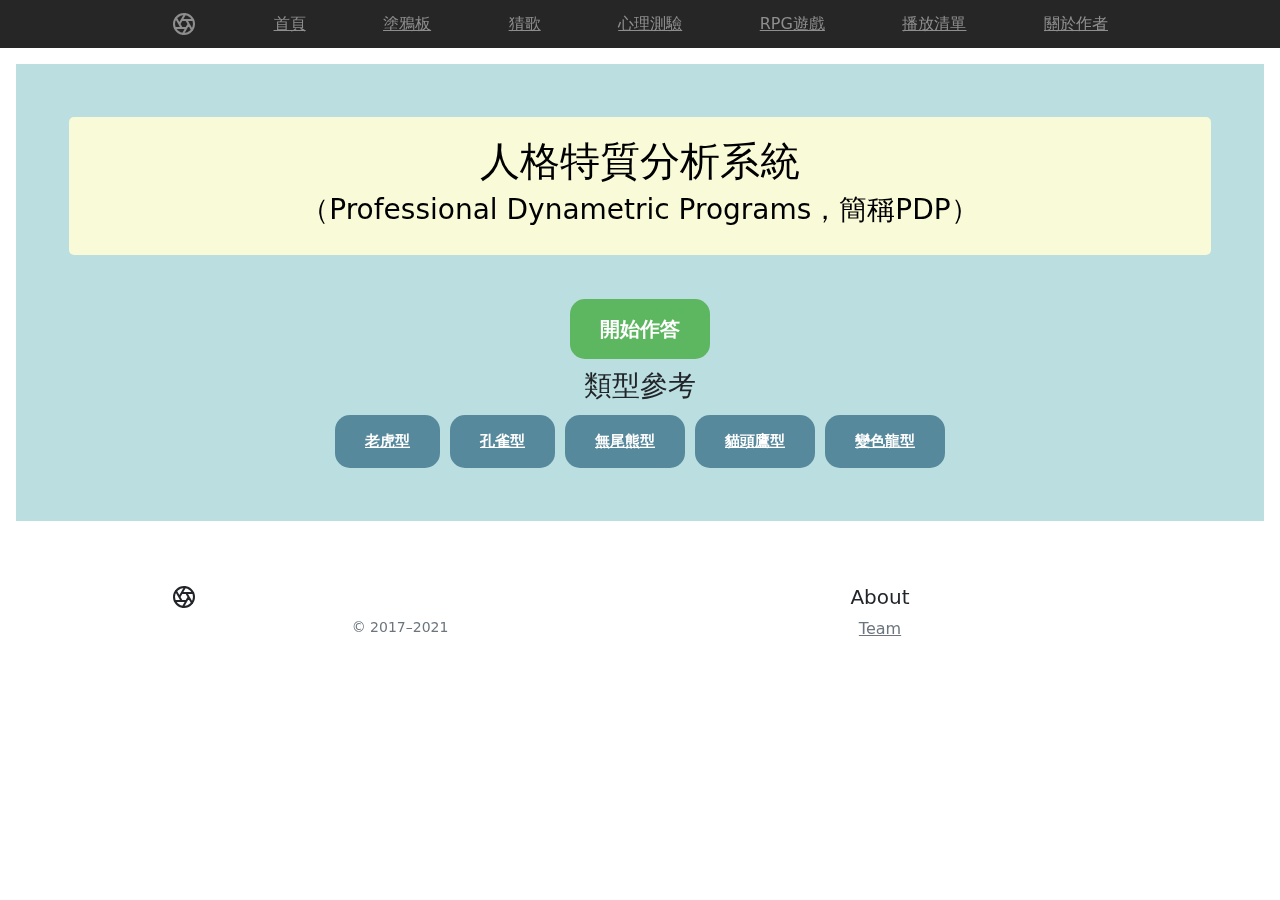
<file: index_psyTest2.html>
<!doctype html>
<html lang="en">
  <head>
    <meta charset="utf-8">
    <meta name="viewport" content="width=device-width, initial-scale=1">
    <meta name="description" content="">
    <meta name="author" content="Mark Otto, Jacob Thornton, and Bootstrap contributors">
    <meta name="generator" content="Hugo 0.83.1">
    <title>1073332-final</title>

    <!-- Bootstrap core CSS -->
<link href="css/bootstrap.min.css" rel="stylesheet">

    <style>
      .bd-placeholder-img {
        font-size: 1.125rem;
        text-anchor: middle;
        -webkit-user-select: none;
        -moz-user-select: none;
        user-select: none;
      }

      @media (min-width: 768px) {
        .bd-placeholder-img-lg {
          font-size: 3.5rem;
        }
      }
    </style>

    
    <!-- Custom styles for this template -->
    <link href="css/product.css" rel="stylesheet">
    <link href="css/style_psyTest2.css" rel="stylesheet">
  </head>
  <body>
    
<header class="site-header sticky-top py-1">
  <nav class="container d-flex flex-column flex-md-row justify-content-between">
    <a class="py-2" href="#" aria-label="Product">
      <svg xmlns="http://www.w3.org/2000/svg" width="24" height="24" fill="none" stroke="currentColor" stroke-linecap="round" stroke-linejoin="round" stroke-width="2" class="d-block mx-auto" role="img" viewBox="0 0 24 24"><title>Product</title><circle cx="12" cy="12" r="10"/><path d="M14.31 8l5.74 9.94M9.69 8h11.48M7.38 12l5.74-9.94M9.69 16L3.95 6.06M14.31 16H2.83m13.79-4l-5.74 9.94"/></svg>
    </a>
    <a class="py-2 d-none d-md-inline-block" href="index.html">首頁</a>
    <a class="py-2 d-none d-md-inline-block" href="index_draw.html">塗鴉板</a>
    <a class="py-2 d-none d-md-inline-block" href="index_guess.html">猜歌</a>
    <a class="py-2 d-none d-md-inline-block" href="index_psyTest0.html">心理測驗</a>
    <a class="py-2 d-none d-md-inline-block" href="index_RPG.html">RPG遊戲</a>
    <a class="py-2 d-none d-md-inline-block" href="index_youtube.html">播放清單</a>
    <a class="py-2 d-none d-md-inline-block" href="index_me.html">關於作者</a>
  </nav>
</header>

<main>
    <div class="position-relative overflow-hidden p-3 p-md-5 m-md-3 text-center" style="background-color: rgb(187, 223, 224); text-align: center;">
        <div id="h_class">
            <h1>人格特質分析系統</h1>
            <h3>（Professional Dynametric Programs，簡稱PDP）</h3>
            </div>
    
            <div id="midBody">
            <h2 id="question"></h2>
            <div id="options"></div>
            <div id="allAns">
            </div><br>
            <input id="startButton" type="button" value="開始作答">
            </div>
    
            <div>
                <h3>類型參考</h3>
                <button id="typeButton"><a href="tiger.html" style="color: white;">老虎型</a>
                <button id="typeButton"><a href="peacock.html" style="color: white;">孔雀型</a>
                <button id="typeButton"><a href="koala.html" style="color: white;">無尾熊型</a>
                <button id="typeButton"><a href="owl.html" style="color: white;">貓頭鷹型</a>
                <button id="typeButton"><a href="chameleon.html" style="color: white;">變色龍型</a>
            </div>
        </div>
    </div>
</main>

<footer class="container py-5">
  <div class="row">
    <div class="col-12 col-md">
      <svg xmlns="http://www.w3.org/2000/svg" width="24" height="24" fill="none" stroke="currentColor" stroke-linecap="round" stroke-linejoin="round" stroke-width="2" class="d-block mb-2" role="img" viewBox="0 0 24 24"><title>Product</title><circle cx="12" cy="12" r="10"/><path d="M14.31 8l5.74 9.94M9.69 8h11.48M7.38 12l5.74-9.94M9.69 16L3.95 6.06M14.31 16H2.83m13.79-4l-5.74 9.94"/></svg>
      <small class="d-block mb-3 text-muted">&copy; 2017–2021</small>
    </div>
    <div class="col-6 col-md">
      <h5>About</h5>
      <ul class="list-unstyled text-small">
        <li><a class="link-secondary" href="index_me.html">Team</a></li>
      </ul>
    </div>
  </div>
</footer>


    <script src="https://code.jquery.com/jquery-3.6.0.min.js"></script>
    <script src="js/bootstrap.bundle.min.js"></script>
    <script src="js/data_psyTest2.js"></script>
    <script src="js/main_psyTest2.js"></script>
      
  </body>
</html>
</file>
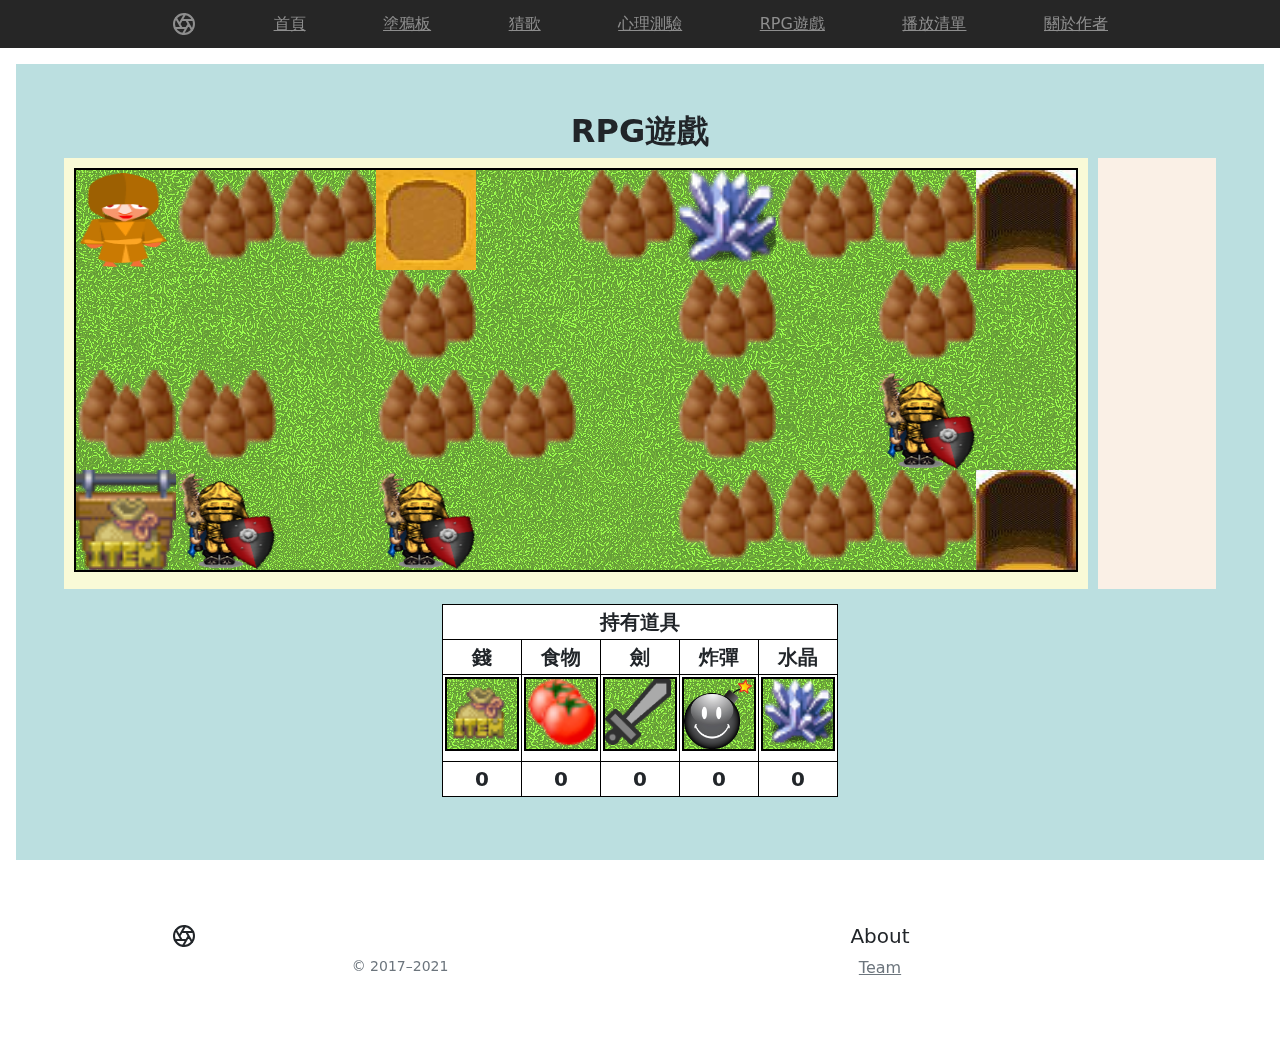
<file: index_RPG.html>
<!doctype html>
<html lang="en">
  <head>
    <meta charset="utf-8">
    <meta name="viewport" content="width=device-width, initial-scale=1">
    <meta name="description" content="">
    <meta name="author" content="Mark Otto, Jacob Thornton, and Bootstrap contributors">
    <meta name="generator" content="Hugo 0.83.1">
    <title>1073332-final</title>

    <!-- Bootstrap core CSS -->
<link href="css/bootstrap.min.css" rel="stylesheet">

    <style>
      .bd-placeholder-img {
        font-size: 1.125rem;
        text-anchor: middle;
        -webkit-user-select: none;
        -moz-user-select: none;
        user-select: none;
      }

      @media (min-width: 768px) {
        .bd-placeholder-img-lg {
          font-size: 3.5rem;
        }
      }
    </style>

    
    <!-- Custom styles for this template -->
    <link href="css/product.css" rel="stylesheet">
    <link href="css/style_RPG.css" rel="stylesheet">
  </head>
  <body>
    
<header class="site-header sticky-top py-1">
  <nav class="container d-flex flex-column flex-md-row justify-content-between">
    <a class="py-2" href="#" aria-label="Product">
      <svg xmlns="http://www.w3.org/2000/svg" width="24" height="24" fill="none" stroke="currentColor" stroke-linecap="round" stroke-linejoin="round" stroke-width="2" class="d-block mx-auto" role="img" viewBox="0 0 24 24"><title>Product</title><circle cx="12" cy="12" r="10"/><path d="M14.31 8l5.74 9.94M9.69 8h11.48M7.38 12l5.74-9.94M9.69 16L3.95 6.06M14.31 16H2.83m13.79-4l-5.74 9.94"/></svg>
    </a>
    <a class="py-2 d-none d-md-inline-block" href="index.html">首頁</a>
    <a class="py-2 d-none d-md-inline-block" href="index_draw.html">塗鴉板</a>
    <a class="py-2 d-none d-md-inline-block" href="index_guess.html">猜歌</a>
    <a class="py-2 d-none d-md-inline-block" href="index_psyTest0.html">心理測驗</a>
    <a class="py-2 d-none d-md-inline-block" href="#">RPG遊戲</a>
    <a class="py-2 d-none d-md-inline-block" href="index_youtube.html">播放清單</a>
    <a class="py-2 d-none d-md-inline-block" href="index_me.html">關於作者</a>
  </nav>
</header>

<main>
    <div class="position-relative overflow-hidden p-3 p-md-5 m-md-3 text-center" style="background-color: rgb(187, 223, 224);">
        <h2>RPG遊戲</h2>
        <div id="all">
            <article>
                <div id="mainMap">
                    <canvas id="myCanvas" width="1000" height="400"></canvas>
                </div>
            </article>

            <aside>
                <p id="talkBox"></p>
                <div id="options"></div>
            </aside>
        </div>

        <div id="tool">
            <table id="toolsTable">
                <tr>
                    <td colspan="5">持有道具</td>
                </tr>
                <tr>
                    <td>錢</td>
                    <td>食物</td>
                    <td>劍</td>
                    <td>炸彈</td>
                    <td>水晶</td>
                </tr>
                <tr>
                    <td><canvas id="imgM" width="70" height="70"></canvas></td>
                    <td><canvas id="imgF" width="70" height="70"></canvas></td>
                    <td><canvas id="imgS" width="70" height="70"></canvas></td>
                    <td><canvas id="imgB" width="70" height="70"></canvas></td>
                    <td><canvas id="imgC" width="70" height="70"></canvas></td>
                </tr>
                <tr>
                    <td><div id="numM"></div></td>
                    <td><div id="numF"></div></td>
                    <td><div id="numS"></div></td>
                    <td><div id="numB"></div></td>
                    <td><div id="numC"></div></td>
                </tr>
            </table>
        </div>
    </div>
</main>

<footer class="container py-5">
  <div class="row">
    <div class="col-12 col-md">
      <svg xmlns="http://www.w3.org/2000/svg" width="24" height="24" fill="none" stroke="currentColor" stroke-linecap="round" stroke-linejoin="round" stroke-width="2" class="d-block mb-2" role="img" viewBox="0 0 24 24"><title>Product</title><circle cx="12" cy="12" r="10"/><path d="M14.31 8l5.74 9.94M9.69 8h11.48M7.38 12l5.74-9.94M9.69 16L3.95 6.06M14.31 16H2.83m13.79-4l-5.74 9.94"/></svg>
      <small class="d-block mb-3 text-muted">&copy; 2017–2021</small>
    </div>
    <div class="col-6 col-md">
      <h5>About</h5>
      <ul class="list-unstyled text-small">
        <li><a class="link-secondary" href="index_me.html">Team</a></li>
      </ul>
    </div>
  </div>
</footer>


    <script src="https://code.jquery.com/jquery-3.6.0.min.js"></script>
    <script src="js/bootstrap.bundle.min.js"></script>
    <script src="https://www.youtube.com/iframe_api"></script>
    <script src="js/data_RPG.js"></script>
    <script src="js/main_RPG.js"></script>
      
  </body>
</html>
</file>
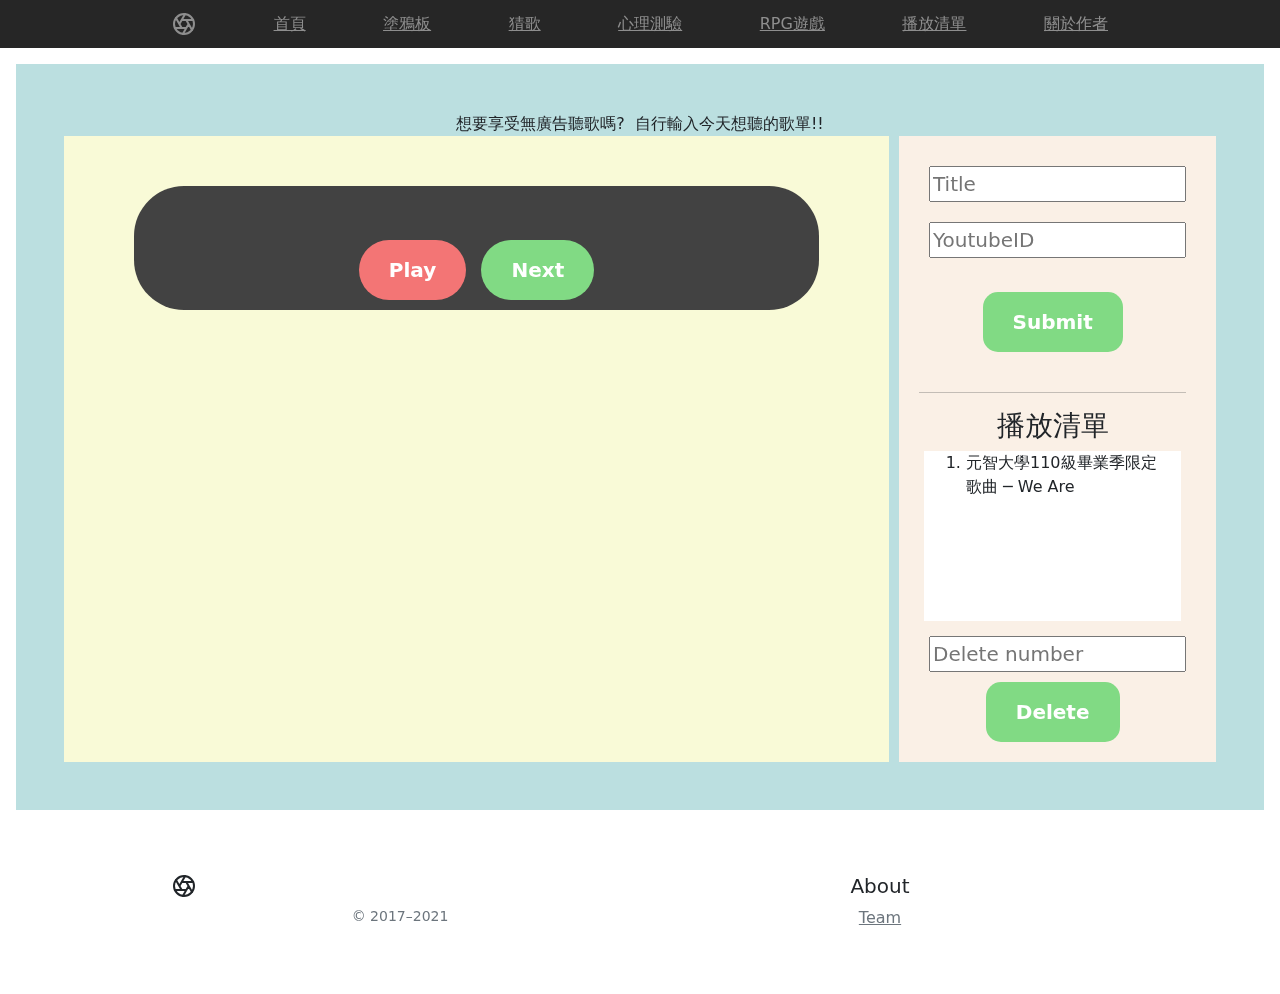
<file: index_youtube.html>
<!doctype html>
<html lang="en">
  <head>
    <meta charset="utf-8">
    <meta name="viewport" content="width=device-width, initial-scale=1">
    <meta name="description" content="">
    <meta name="author" content="Mark Otto, Jacob Thornton, and Bootstrap contributors">
    <meta name="generator" content="Hugo 0.83.1">
    <title>1073332-final</title>

    <!-- Bootstrap core CSS -->
<link href="css/bootstrap.min.css" rel="stylesheet">

    <style>
      .bd-placeholder-img {
        font-size: 1.125rem;
        text-anchor: middle;
        -webkit-user-select: none;
        -moz-user-select: none;
        user-select: none;
      }

      @media (min-width: 768px) {
        .bd-placeholder-img-lg {
          font-size: 3.5rem;
        }
      }
    </style>

    
    <!-- Custom styles for this template -->
    <link href="css/product.css" rel="stylesheet">
    <link href="css/style_youtube.css" rel="stylesheet">
  </head>
  <body>
    
<header class="site-header sticky-top py-1">
  <nav class="container d-flex flex-column flex-md-row justify-content-between">
    <a class="py-2" href="#" aria-label="Product">
      <svg xmlns="http://www.w3.org/2000/svg" width="24" height="24" fill="none" stroke="currentColor" stroke-linecap="round" stroke-linejoin="round" stroke-width="2" class="d-block mx-auto" role="img" viewBox="0 0 24 24"><title>Product</title><circle cx="12" cy="12" r="10"/><path d="M14.31 8l5.74 9.94M9.69 8h11.48M7.38 12l5.74-9.94M9.69 16L3.95 6.06M14.31 16H2.83m13.79-4l-5.74 9.94"/></svg>
    </a>
    <a class="py-2 d-none d-md-inline-block" href="index.html">首頁</a>
    <a class="py-2 d-none d-md-inline-block" href="index_draw.html">塗鴉板</a>
    <a class="py-2 d-none d-md-inline-block" href="index_guess.html">猜歌</a>
    <a class="py-2 d-none d-md-inline-block" href="index_psyTest0.html">心理測驗</a>
    <a class="py-2 d-none d-md-inline-block" href="index_RPG.html">RPG遊戲</a>
    <a class="py-2 d-none d-md-inline-block" href="#">播放清單</a>
    <a class="py-2 d-none d-md-inline-block" href="index_me.html">關於作者</a>
  </nav>
</header>

<main>
    <div class="position-relative overflow-hidden p-3 p-md-5 m-md-3 text-center" style="background-color: rgb(187, 223, 224);">
      想要享受無廣告聽歌嗎?&nbsp;&nbsp;自行輸入今天想聽的歌單!!
        <div id="MainDiv">
            <article>
                <h2></h2><!--播放歌曲名稱放這裡-->
                <div id="tv">
                    <div id="player"></div><!-- YouTube Video Player -->
                    <br>
                    <input id="playButton" type="button" value="Play">&nbsp;&nbsp;
                    <input id="nextButton" type="button" value="Next">
                </div>
            </article>

            <aside>
                <div id="allNew">
                    <div>
                        <input name="ytitle" type="text" id="ytitle" placeholder="Title"><br>
                        <input name="yid" type="text" id="yid" placeholder="YoutubeID"><br><br>
                        <input id="submitButton" type="button" value="Submit">
                    </div>
                    <br>

                    <hr>
                    <h3>播放清單</h3>
                    <div id="songListDiv">
                        <ol id="songList">
                        </ol>
                    </div>
                    <input name="ydelete" type="text" id="ydelete" placeholder="Delete number"><br>
                    <input id="deleteButton" type="button" value="Delete">
                </div>
            </aside>
        </div>
    </div>
</main>

<footer class="container py-5">
  <div class="row">
    <div class="col-12 col-md">
      <svg xmlns="http://www.w3.org/2000/svg" width="24" height="24" fill="none" stroke="currentColor" stroke-linecap="round" stroke-linejoin="round" stroke-width="2" class="d-block mb-2" role="img" viewBox="0 0 24 24"><title>Product</title><circle cx="12" cy="12" r="10"/><path d="M14.31 8l5.74 9.94M9.69 8h11.48M7.38 12l5.74-9.94M9.69 16L3.95 6.06M14.31 16H2.83m13.79-4l-5.74 9.94"/></svg>
      <small class="d-block mb-3 text-muted">&copy; 2017–2021</small>
    </div>
    <div class="col-6 col-md">
      <h5>About</h5>
      <ul class="list-unstyled text-small">
        <li><a class="link-secondary" href="index_me.html">Team</a></li>
      </ul>
    </div>
  </div>
</footer>


    <script src="https://code.jquery.com/jquery-3.6.0.min.js"></script>
    <script src="js/bootstrap.bundle.min.js"></script>
    <script src="https://www.youtube.com/iframe_api"></script>
    <script src="js/data_youtube.js"></script>
    <script src="js/main_youtube2.js"></script>
      
  </body>
</html>
</file>
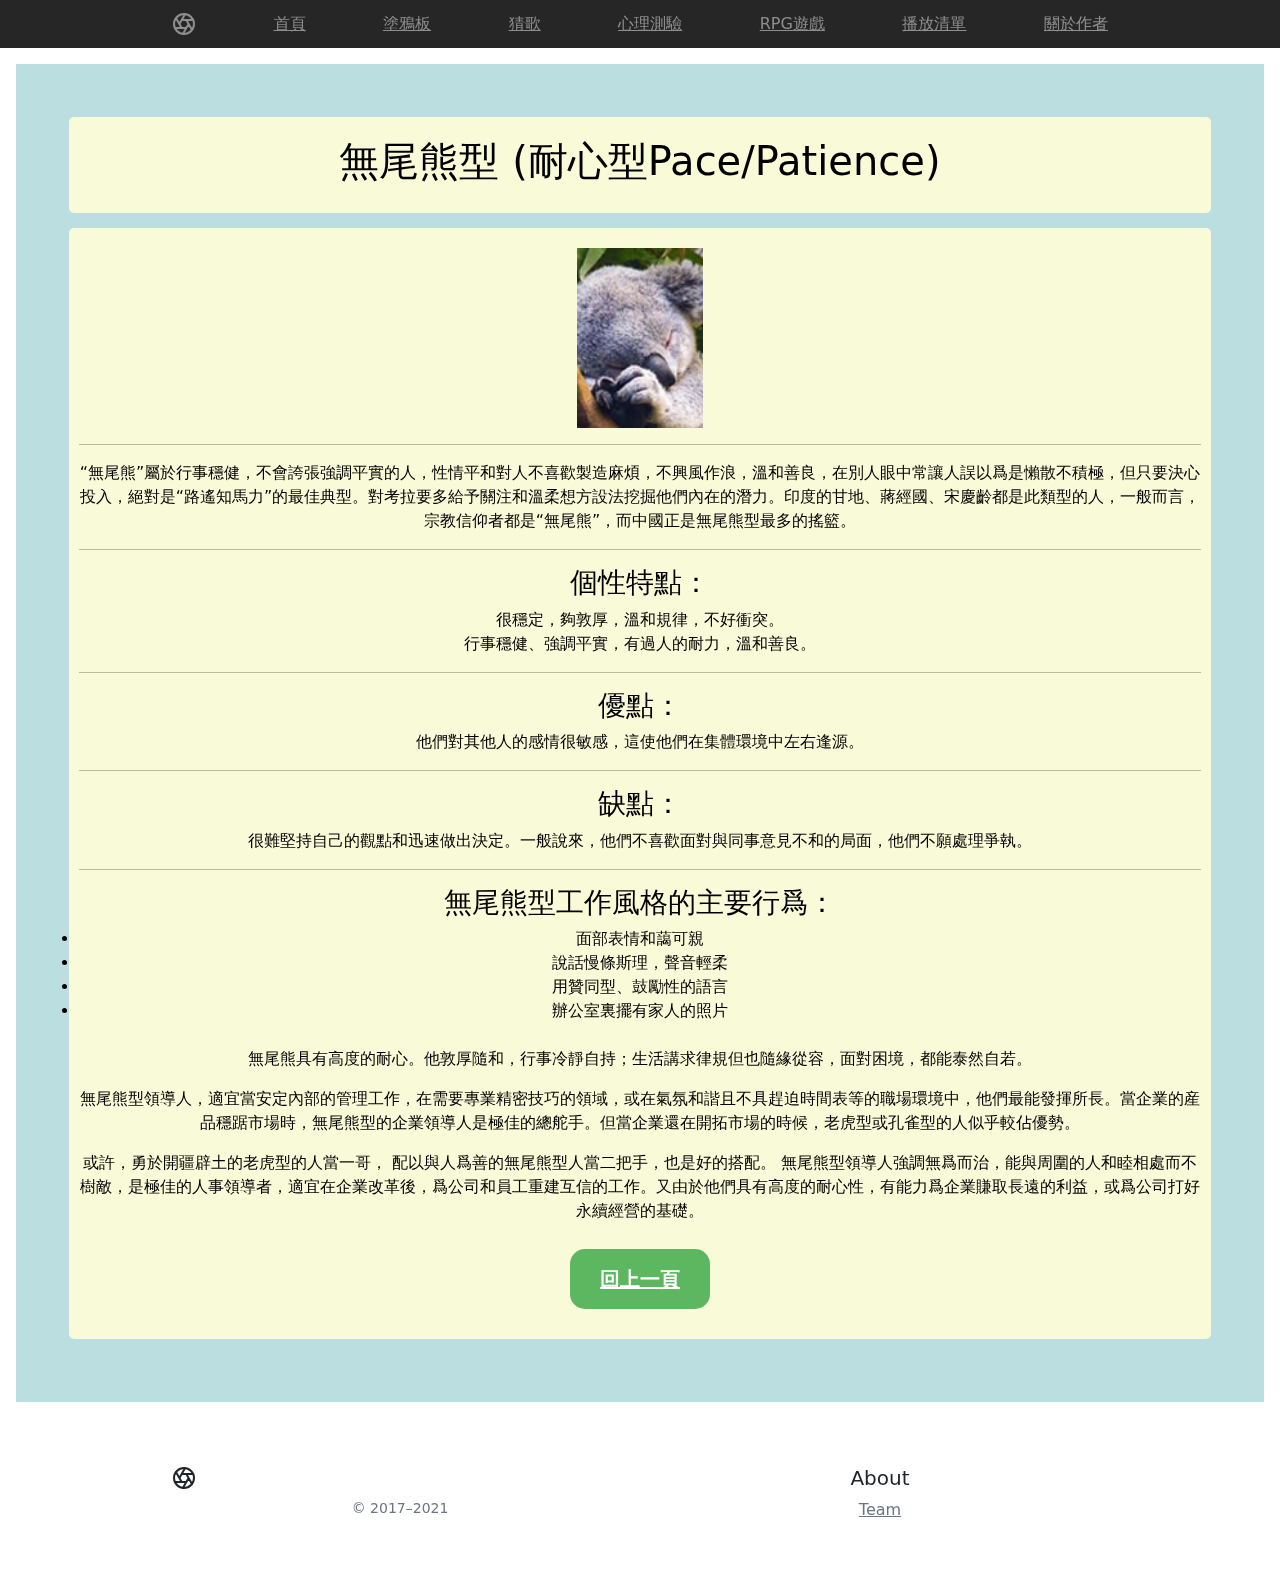
<file: koala.html>
<!doctype html>
<html lang="en">
  <head>
    <meta charset="utf-8">
    <meta name="viewport" content="width=device-width, initial-scale=1">
    <meta name="description" content="">
    <meta name="author" content="Mark Otto, Jacob Thornton, and Bootstrap contributors">
    <meta name="generator" content="Hugo 0.83.1">
    <title>1073332-final</title>

    <!-- Bootstrap core CSS -->
<link href="css/bootstrap.min.css" rel="stylesheet">

    <style>
      .bd-placeholder-img {
        font-size: 1.125rem;
        text-anchor: middle;
        -webkit-user-select: none;
        -moz-user-select: none;
        user-select: none;
      }

      @media (min-width: 768px) {
        .bd-placeholder-img-lg {
          font-size: 3.5rem;
        }
      }
    </style>

    
    <!-- Custom styles for this template -->
    <link href="css/product.css" rel="stylesheet">
    <link href="css/style_psyTest2.css" rel="stylesheet">
  </head>
  <body>
    
<header class="site-header sticky-top py-1">
  <nav class="container d-flex flex-column flex-md-row justify-content-between">
    <a class="py-2" href="#" aria-label="Product">
      <svg xmlns="http://www.w3.org/2000/svg" width="24" height="24" fill="none" stroke="currentColor" stroke-linecap="round" stroke-linejoin="round" stroke-width="2" class="d-block mx-auto" role="img" viewBox="0 0 24 24"><title>Product</title><circle cx="12" cy="12" r="10"/><path d="M14.31 8l5.74 9.94M9.69 8h11.48M7.38 12l5.74-9.94M9.69 16L3.95 6.06M14.31 16H2.83m13.79-4l-5.74 9.94"/></svg>
    </a>
    <a class="py-2 d-none d-md-inline-block" href="index.html">首頁</a>
    <a class="py-2 d-none d-md-inline-block" href="index_draw.html">塗鴉板</a>
    <a class="py-2 d-none d-md-inline-block" href="index_guess.html">猜歌</a>
    <a class="py-2 d-none d-md-inline-block" href="index_psyTest0.html">心理測驗</a>
    <a class="py-2 d-none d-md-inline-block" href="index_RPG.html">RPG遊戲</a>
    <a class="py-2 d-none d-md-inline-block" href="index_youtube.html">播放清單</a>
    <a class="py-2 d-none d-md-inline-block" href="index_me.html">關於作者</a>
  </nav>
</header>

<main>
    <div class="position-relative overflow-hidden p-3 p-md-5 m-md-3 text-center" style="background-color: rgb(187, 223, 224); text-align: center;">
        <div id="h_class">
            <h1>無尾熊型 (耐心型Pace/Patience)</h1>
        </div>

        <div id="midBodyOther">
            <img src='img/koala.jpg' alt='老虎'><br>
            <hr style="background-color: black;">
            <p>
                “無尾熊”屬於行事穩健，不會誇張強調平實的人，性情平和對人不喜歡製造麻煩，不興風作浪，溫和善良，在別人眼中常讓人誤以爲是懶散不積極，但只要決心投入，絕對是“路遙知馬力”的最佳典型。對考拉要多給予關注和溫柔想方設法挖掘他們內在的潛力。印度的甘地、蔣經國、宋慶齡都是此類型的人，一般而言，宗教信仰者都是“無尾熊”，而中國正是無尾熊型最多的搖籃。
            </p>
            <hr>
            <h3>個性特點：</h3>
            <p>很穩定，夠敦厚，溫和規律，不好衝突。<br>
                行事穩健、強調平實，有過人的耐力，溫和善良。
            <hr>
            <h3>優點：</h3>
            <p>
                他們對其他人的感情很敏感，這使他們在集體環境中左右逢源。
            </p>
            <hr>
            <h3>缺點：</h3>
            <p>
                很難堅持自己的觀點和迅速做出決定。一般說來，他們不喜歡面對與同事意見不和的局面，他們不願處理爭執。
            </p>
            <hr>
            <h3>無尾熊型工作風格的主要行爲：</h3>
            <ui>
                <li>面部表情和藹可親</li>
                <li>說話慢條斯理，聲音輕柔</li>
                <li>用贊同型、鼓勵性的語言</li>
                <li>辦公室裏擺有家人的照片</li>
            </ui><br>
            <p>無尾熊具有高度的耐心。他敦厚隨和，行事冷靜自持；生活講求律規但也隨緣從容，面對困境，都能泰然自若。</p>
            <p>無尾熊型領導人，適宜當安定內部的管理工作，在需要專業精密技巧的領域，或在氣氛和諧且不具趕迫時間表等的職場環境中，他們最能發揮所長。當企業的産品穩踞市場時，無尾熊型的企業領導人是極佳的總舵手。但當企業還在開拓市場的時候，老虎型或孔雀型的人似乎較佔優勢。</p>
            <p>或許，勇於開疆辟土的老虎型的人當一哥， 配以與人爲善的無尾熊型人當二把手，也是好的搭配。 無尾熊型領導人強調無爲而治，能與周圍的人和睦相處而不樹敵，是極佳的人事領導者，適宜在企業改革後，爲公司和員工重建互信的工作。又由於他們具有高度的耐心性，有能力爲企業賺取長遠的利益，或爲公司打好永續經營的基礎。</p>

            <button id="homeButton"><a href="index_psyTest2.html" style="color: white;">回上一頁</a>
        </div>
    </div>
</main>

<footer class="container py-5">
  <div class="row">
    <div class="col-12 col-md">
      <svg xmlns="http://www.w3.org/2000/svg" width="24" height="24" fill="none" stroke="currentColor" stroke-linecap="round" stroke-linejoin="round" stroke-width="2" class="d-block mb-2" role="img" viewBox="0 0 24 24"><title>Product</title><circle cx="12" cy="12" r="10"/><path d="M14.31 8l5.74 9.94M9.69 8h11.48M7.38 12l5.74-9.94M9.69 16L3.95 6.06M14.31 16H2.83m13.79-4l-5.74 9.94"/></svg>
      <small class="d-block mb-3 text-muted">&copy; 2017–2021</small>
    </div>
    <div class="col-6 col-md">
      <h5>About</h5>
      <ul class="list-unstyled text-small">
        <li><a class="link-secondary" href="index_me.html">Team</a></li>
      </ul>
    </div>
  </div>
</footer>


    <script src="https://code.jquery.com/jquery-3.6.0.min.js"></script>
    <script src="js/bootstrap.bundle.min.js"></script>
    <script src="js/data_psyTest2.js"></script>
    <script src="js/main_psyTest2.js"></script>
      
  </body>
</html>
</file>
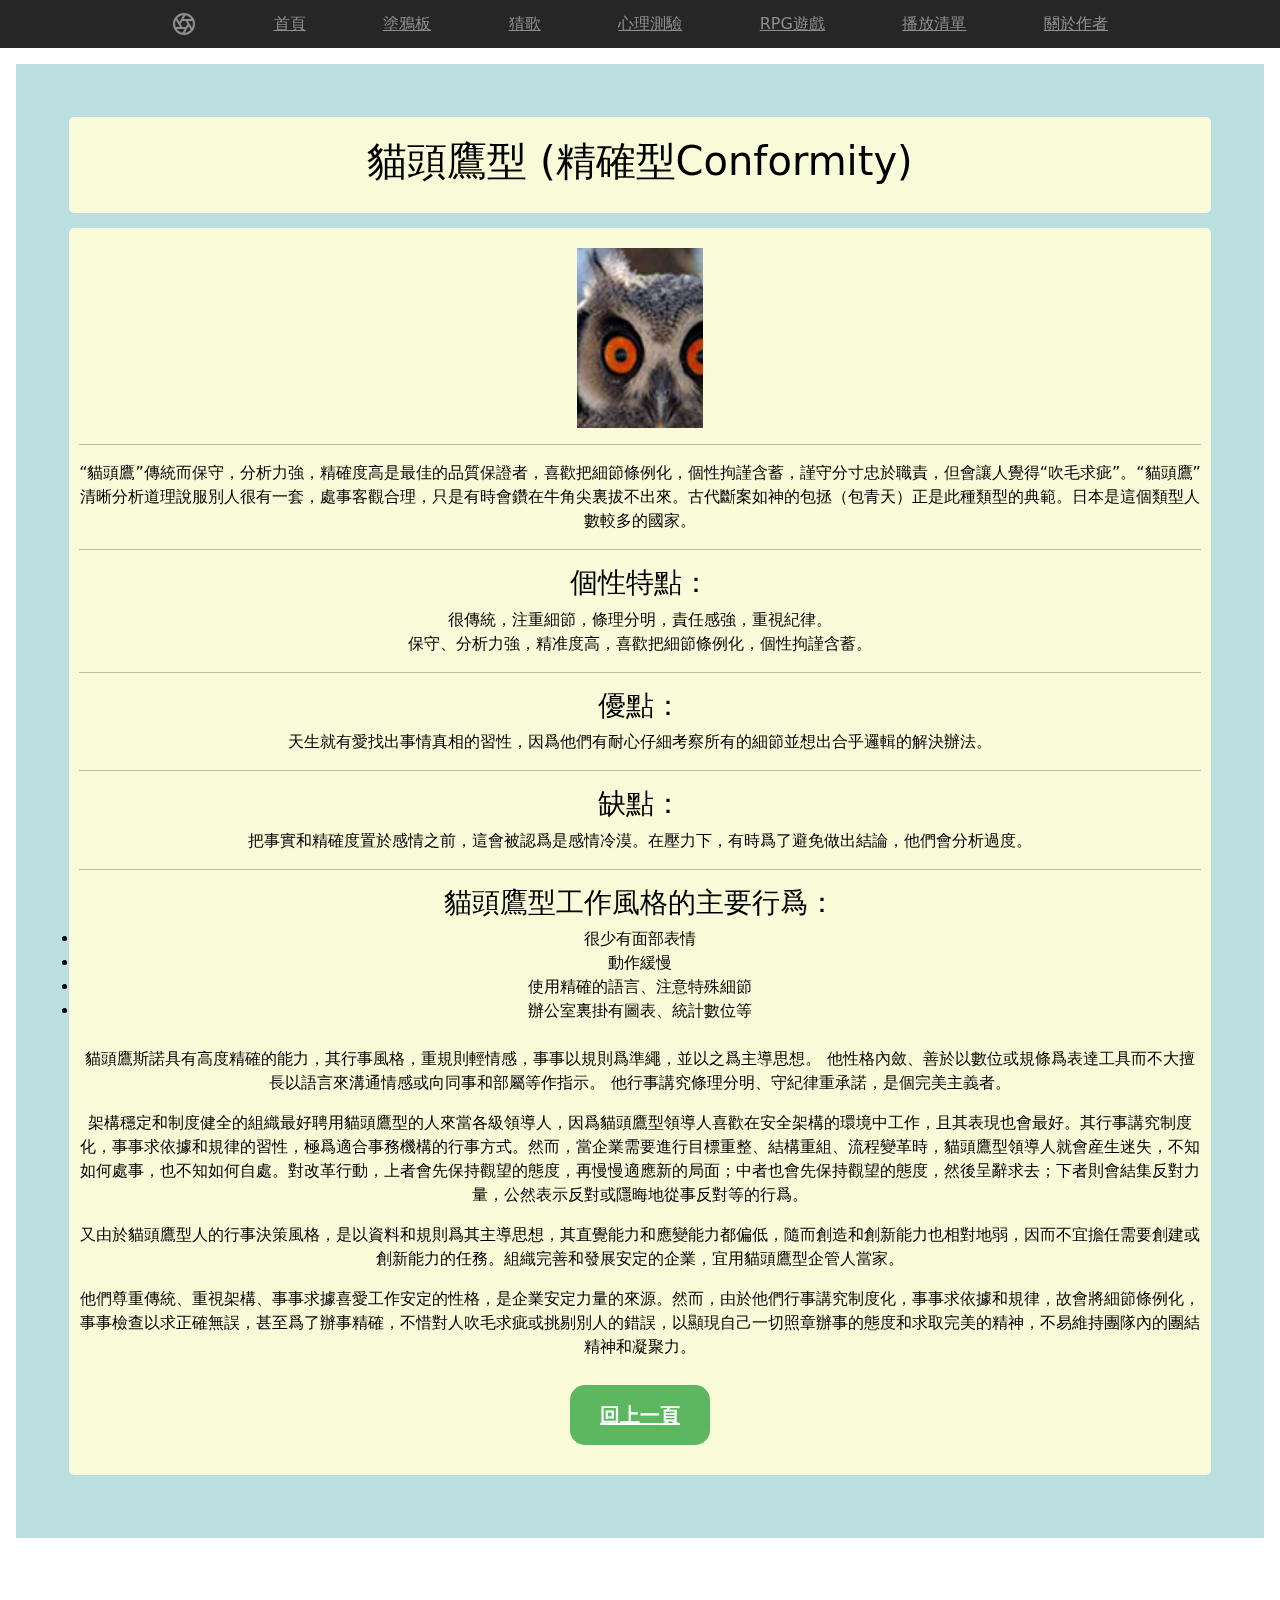
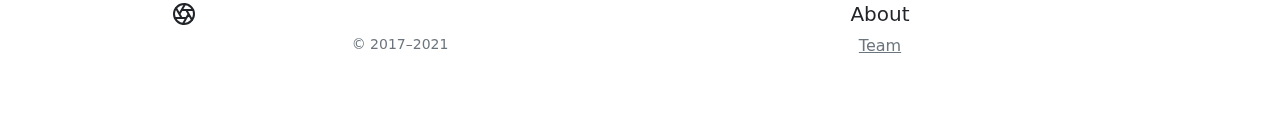
<file: owl.html>
<!doctype html>
<html lang="en">
  <head>
    <meta charset="utf-8">
    <meta name="viewport" content="width=device-width, initial-scale=1">
    <meta name="description" content="">
    <meta name="author" content="Mark Otto, Jacob Thornton, and Bootstrap contributors">
    <meta name="generator" content="Hugo 0.83.1">
    <title>1073332-final</title>

    <!-- Bootstrap core CSS -->
<link href="css/bootstrap.min.css" rel="stylesheet">

    <style>
      .bd-placeholder-img {
        font-size: 1.125rem;
        text-anchor: middle;
        -webkit-user-select: none;
        -moz-user-select: none;
        user-select: none;
      }

      @media (min-width: 768px) {
        .bd-placeholder-img-lg {
          font-size: 3.5rem;
        }
      }
    </style>

    
    <!-- Custom styles for this template -->
    <link href="css/product.css" rel="stylesheet">
    <link href="css/style_psyTest2.css" rel="stylesheet">
  </head>
  <body>
    
<header class="site-header sticky-top py-1">
  <nav class="container d-flex flex-column flex-md-row justify-content-between">
    <a class="py-2" href="#" aria-label="Product">
      <svg xmlns="http://www.w3.org/2000/svg" width="24" height="24" fill="none" stroke="currentColor" stroke-linecap="round" stroke-linejoin="round" stroke-width="2" class="d-block mx-auto" role="img" viewBox="0 0 24 24"><title>Product</title><circle cx="12" cy="12" r="10"/><path d="M14.31 8l5.74 9.94M9.69 8h11.48M7.38 12l5.74-9.94M9.69 16L3.95 6.06M14.31 16H2.83m13.79-4l-5.74 9.94"/></svg>
    </a>
    <a class="py-2 d-none d-md-inline-block" href="index.html">首頁</a>
    <a class="py-2 d-none d-md-inline-block" href="index_draw.html">塗鴉板</a>
    <a class="py-2 d-none d-md-inline-block" href="index_guess.html">猜歌</a>
    <a class="py-2 d-none d-md-inline-block" href="index_psyTest0.html">心理測驗</a>
    <a class="py-2 d-none d-md-inline-block" href="index_RPG.html">RPG遊戲</a>
    <a class="py-2 d-none d-md-inline-block" href="index_youtube.html">播放清單</a>
    <a class="py-2 d-none d-md-inline-block" href="index_me.html">關於作者</a>
  </nav>
</header>

<main>
    <div class="position-relative overflow-hidden p-3 p-md-5 m-md-3 text-center" style="background-color: rgb(187, 223, 224); text-align: center;">
        <div id="h_class">
            <h1>貓頭鷹型 (精確型Conformity)</h1>
        </div>

        <div id="midBodyOther">
            <img src='img/owl.jpg' alt='老虎'><br>
            <hr style="background-color: black;">
            <p>
                “貓頭鷹”傳統而保守，分析力強，精確度高是最佳的品質保證者，喜歡把細節條例化，個性拘謹含蓄，謹守分寸忠於職責，但會讓人覺得“吹毛求疵”。“貓頭鷹”清晰分析道理說服別人很有一套，處事客觀合理，只是有時會鑽在牛角尖裏拔不出來。古代斷案如神的包拯（包青天）正是此種類型的典範。日本是這個類型人數較多的國家。
            </p>
            <hr>
            <h3>個性特點：</h3>
            <p>很傳統，注重細節，條理分明，責任感強，重視紀律。<br>
                保守、分析力強，精准度高，喜歡把細節條例化，個性拘謹含蓄。
            <hr>
            <h3>優點：</h3>
            <p>
                天生就有愛找出事情真相的習性，因爲他們有耐心仔細考察所有的細節並想出合乎邏輯的解決辦法。
            </p>
            <hr>
            <h3>缺點：</h3>
            <p>
                把事實和精確度置於感情之前，這會被認爲是感情冷漠。在壓力下，有時爲了避免做出結論，他們會分析過度。
            </p>
            <hr>
            <h3>貓頭鷹型工作風格的主要行爲：</h3>
            <ui>
                <li>很少有面部表情</li>
                <li>動作緩慢</li>
                <li>使用精確的語言、注意特殊細節</li>
                <li>辦公室裏掛有圖表、統計數位等</li>
            </ui><br>
            <p>貓頭鷹斯諾具有高度精確的能力，其行事風格，重規則輕情感，事事以規則爲準繩，並以之爲主導思想。 他性格內斂、善於以數位或規條爲表達工具而不大擅長以語言來溝通情感或向同事和部屬等作指示。 他行事講究條理分明、守紀律重承諾，是個完美主義者。</p>
            <p>架構穩定和制度健全的組織最好聘用貓頭鷹型的人來當各級領導人，因爲貓頭鷹型領導人喜歡在安全架構的環境中工作，且其表現也會最好。其行事講究制度化，事事求依據和規律的習性，極爲適合事務機構的行事方式。然而，當企業需要進行目標重整、結構重組、流程變革時，貓頭鷹型領導人就會産生迷失，不知如何處事，也不知如何自處。對改革行動，上者會先保持觀望的態度，再慢慢適應新的局面；中者也會先保持觀望的態度，然後呈辭求去；下者則會結集反對力量，公然表示反對或隱晦地從事反對等的行爲。</p>
            <p>又由於貓頭鷹型人的行事決策風格，是以資料和規則爲其主導思想，其直覺能力和應變能力都偏低，隨而創造和創新能力也相對地弱，因而不宜擔任需要創建或創新能力的任務。組織完善和發展安定的企業，宜用貓頭鷹型企管人當家。</p>
            <p>他們尊重傳統、重視架構、事事求據喜愛工作安定的性格，是企業安定力量的來源。然而，由於他們行事講究制度化，事事求依據和規律，故會將細節條例化，事事檢查以求正確無誤，甚至爲了辦事精確，不惜對人吹毛求疵或挑剔別人的錯誤，以顯現自己一切照章辦事的態度和求取完美的精神，不易維持團隊內的團結精神和凝聚力。</p>

            <button id="homeButton"><a href="index_psyTest2.html" style="color: white;">回上一頁</a>
        </div>
    </div>
</main>

<footer class="container py-5">
  <div class="row">
    <div class="col-12 col-md">
      <svg xmlns="http://www.w3.org/2000/svg" width="24" height="24" fill="none" stroke="currentColor" stroke-linecap="round" stroke-linejoin="round" stroke-width="2" class="d-block mb-2" role="img" viewBox="0 0 24 24"><title>Product</title><circle cx="12" cy="12" r="10"/><path d="M14.31 8l5.74 9.94M9.69 8h11.48M7.38 12l5.74-9.94M9.69 16L3.95 6.06M14.31 16H2.83m13.79-4l-5.74 9.94"/></svg>
      <small class="d-block mb-3 text-muted">&copy; 2017–2021</small>
    </div>
    <div class="col-6 col-md">
      <h5>About</h5>
      <ul class="list-unstyled text-small">
        <li><a class="link-secondary" href="index_me.html">Team</a></li>
      </ul>
    </div>
  </div>
</footer>


    <script src="https://code.jquery.com/jquery-3.6.0.min.js"></script>
    <script src="js/bootstrap.bundle.min.js"></script>
    <script src="js/data_psyTest2.js"></script>
    <script src="js/main_psyTest2.js"></script>
      
  </body>
</html>
</file>
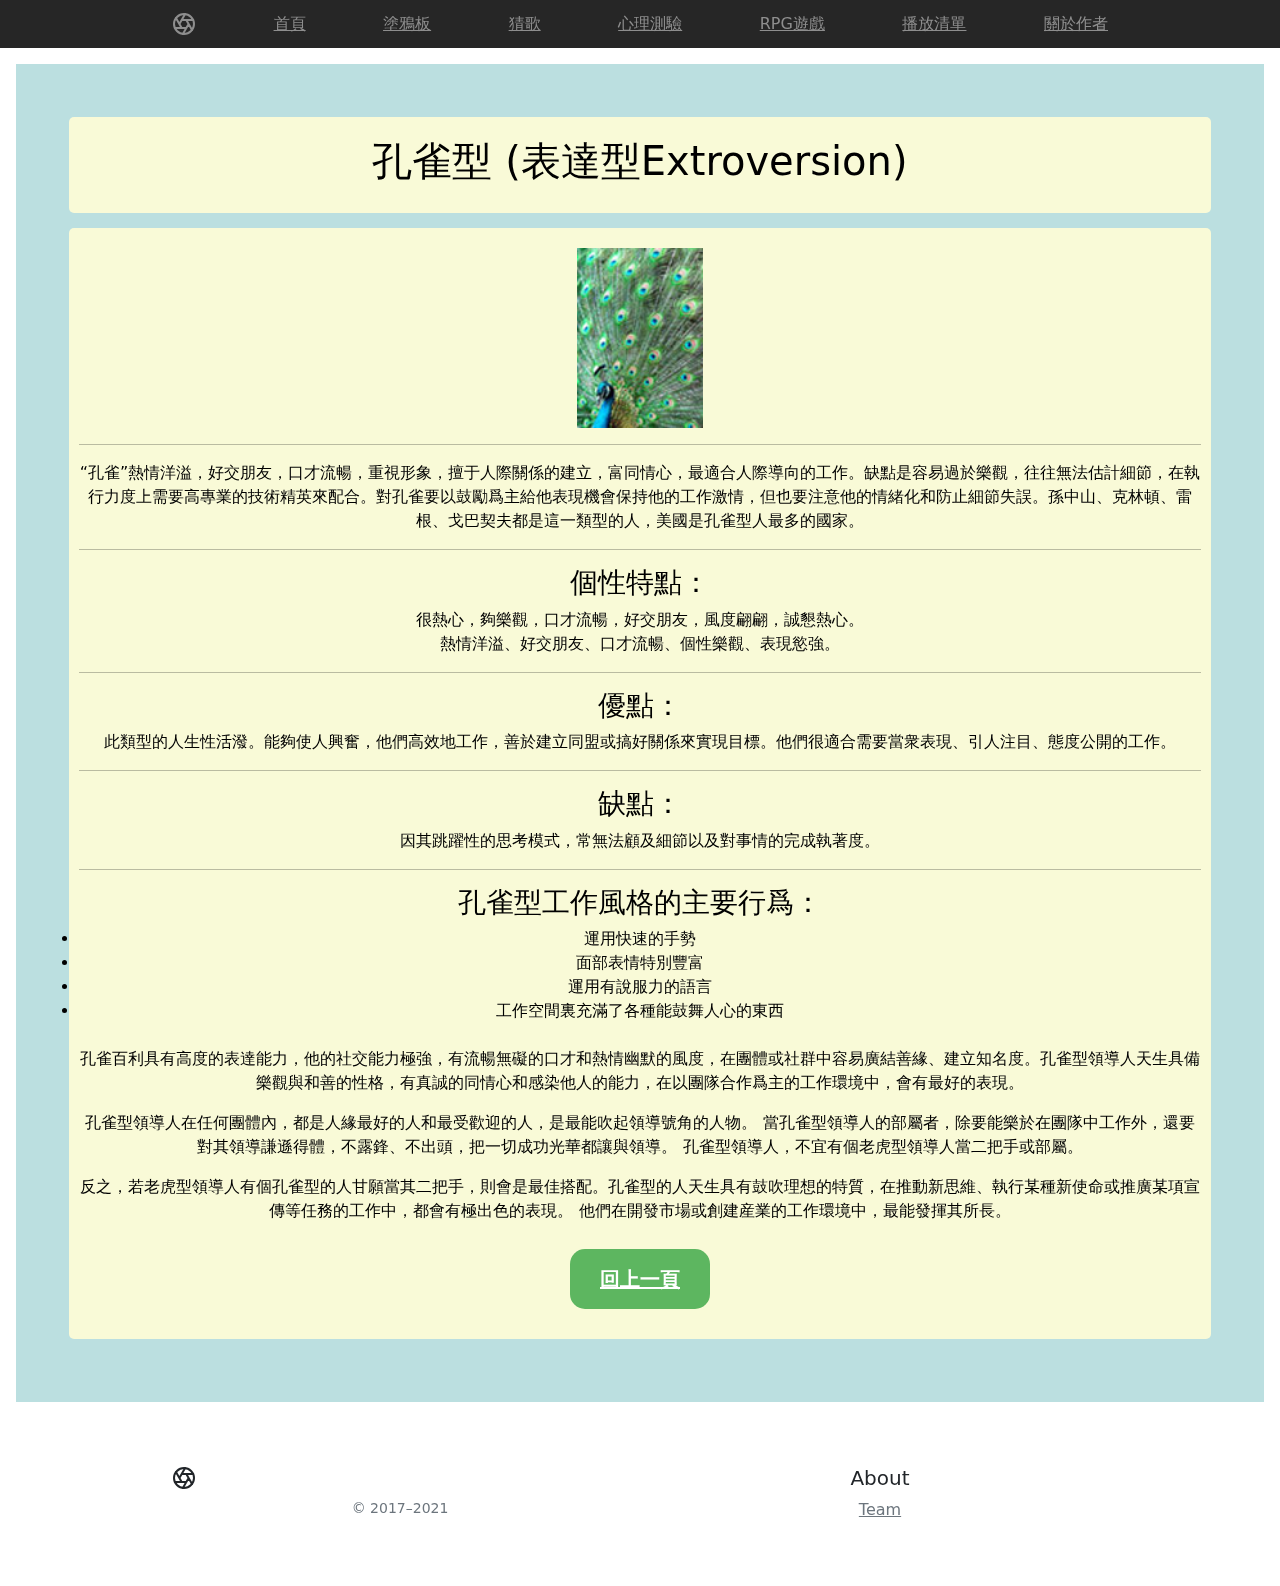
<file: peacock.html>
<!doctype html>
<html lang="en">
  <head>
    <meta charset="utf-8">
    <meta name="viewport" content="width=device-width, initial-scale=1">
    <meta name="description" content="">
    <meta name="author" content="Mark Otto, Jacob Thornton, and Bootstrap contributors">
    <meta name="generator" content="Hugo 0.83.1">
    <title>1073332-final</title>

    <!-- Bootstrap core CSS -->
<link href="css/bootstrap.min.css" rel="stylesheet">

    <style>
      .bd-placeholder-img {
        font-size: 1.125rem;
        text-anchor: middle;
        -webkit-user-select: none;
        -moz-user-select: none;
        user-select: none;
      }

      @media (min-width: 768px) {
        .bd-placeholder-img-lg {
          font-size: 3.5rem;
        }
      }
    </style>

    
    <!-- Custom styles for this template -->
    <link href="css/product.css" rel="stylesheet">
    <link href="css/style_psyTest2.css" rel="stylesheet">
  </head>
  <body>
    
<header class="site-header sticky-top py-1">
  <nav class="container d-flex flex-column flex-md-row justify-content-between">
    <a class="py-2" href="#" aria-label="Product">
      <svg xmlns="http://www.w3.org/2000/svg" width="24" height="24" fill="none" stroke="currentColor" stroke-linecap="round" stroke-linejoin="round" stroke-width="2" class="d-block mx-auto" role="img" viewBox="0 0 24 24"><title>Product</title><circle cx="12" cy="12" r="10"/><path d="M14.31 8l5.74 9.94M9.69 8h11.48M7.38 12l5.74-9.94M9.69 16L3.95 6.06M14.31 16H2.83m13.79-4l-5.74 9.94"/></svg>
    </a>
    <a class="py-2 d-none d-md-inline-block" href="index.html">首頁</a>
    <a class="py-2 d-none d-md-inline-block" href="index_draw.html">塗鴉板</a>
    <a class="py-2 d-none d-md-inline-block" href="index_guess.html">猜歌</a>
    <a class="py-2 d-none d-md-inline-block" href="index_psyTest0.html">心理測驗</a>
    <a class="py-2 d-none d-md-inline-block" href="index_RPG.html">RPG遊戲</a>
    <a class="py-2 d-none d-md-inline-block" href="index_youtube.html">播放清單</a>
    <a class="py-2 d-none d-md-inline-block" href="index_me.html">關於作者</a>
  </nav>
</header>

<main>
    <div class="position-relative overflow-hidden p-3 p-md-5 m-md-3 text-center" style="background-color: rgb(187, 223, 224); text-align: center;">
        <div id="h_class">
            <h1>孔雀型 (表達型Extroversion)</h1>
        </div>

        <div id="midBodyOther">
            <img src='img/peacock.jpg' alt='老虎'><br>
            <hr style="background-color: black;">
            <p>
                “孔雀”熱情洋溢，好交朋友，口才流暢，重視形象，擅于人際關係的建立，富同情心，最適合人際導向的工作。缺點是容易過於樂觀，往往無法估計細節，在執行力度上需要高專業的技術精英來配合。對孔雀要以鼓勵爲主給他表現機會保持他的工作激情，但也要注意他的情緒化和防止細節失誤。孫中山、克林頓、雷根、戈巴契夫都是這一類型的人，美國是孔雀型人最多的國家。
            </p>
            <hr>
            <h3>個性特點：</h3>
            <p>很熱心，夠樂觀，口才流暢，好交朋友，風度翩翩，誠懇熱心。<br>
                熱情洋溢、好交朋友、口才流暢、個性樂觀、表現慾強。</p>
            <hr>
            <h3>優點：</h3>
            <p>
                此類型的人生性活潑。能夠使人興奮，他們高效地工作，善於建立同盟或搞好關係來實現目標。他們很適合需要當衆表現、引人注目、態度公開的工作。
            </p>
            <hr>
            <h3>缺點：</h3>
            <p>
                因其跳躍性的思考模式，常無法顧及細節以及對事情的完成執著度。
            </p>
            <hr>
            <h3>孔雀型工作風格的主要行爲：</h3>
            <ui>
                <li>運用快速的手勢</li>
                <li>面部表情特別豐富</li>
                <li>運用有說服力的語言</li>
                <li>工作空間裏充滿了各種能鼓舞人心的東西</li>
            </ui><br>
            <p>孔雀百利具有高度的表達能力，他的社交能力極強，有流暢無礙的口才和熱情幽默的風度，在團體或社群中容易廣結善緣、建立知名度。孔雀型領導人天生具備樂觀與和善的性格，有真誠的同情心和感染他人的能力，在以團隊合作爲主的工作環境中，會有最好的表現。</p>
            <p>孔雀型領導人在任何團體內，都是人緣最好的人和最受歡迎的人，是最能吹起領導號角的人物。 當孔雀型領導人的部屬者，除要能樂於在團隊中工作外，還要對其領導謙遜得體，不露鋒、不出頭，把一切成功光華都讓與領導。 孔雀型領導人，不宜有個老虎型領導人當二把手或部屬。</p>
            <p>反之，若老虎型領導人有個孔雀型的人甘願當其二把手，則會是最佳搭配。孔雀型的人天生具有鼓吹理想的特質，在推動新思維、執行某種新使命或推廣某項宣傳等任務的工作中，都會有極出色的表現。 他們在開發市場或創建産業的工作環境中，最能發揮其所長。</p>

            <button id="homeButton"><a href="index_psyTest2.html" style="color: white;">回上一頁</a>
        </div>
    </div>
</main>

<footer class="container py-5">
  <div class="row">
    <div class="col-12 col-md">
      <svg xmlns="http://www.w3.org/2000/svg" width="24" height="24" fill="none" stroke="currentColor" stroke-linecap="round" stroke-linejoin="round" stroke-width="2" class="d-block mb-2" role="img" viewBox="0 0 24 24"><title>Product</title><circle cx="12" cy="12" r="10"/><path d="M14.31 8l5.74 9.94M9.69 8h11.48M7.38 12l5.74-9.94M9.69 16L3.95 6.06M14.31 16H2.83m13.79-4l-5.74 9.94"/></svg>
      <small class="d-block mb-3 text-muted">&copy; 2017–2021</small>
    </div>
    <div class="col-6 col-md">
      <h5>About</h5>
      <ul class="list-unstyled text-small">
        <li><a class="link-secondary" href="index_me.html">Team</a></li>
      </ul>
    </div>
  </div>
</footer>


    <script src="https://code.jquery.com/jquery-3.6.0.min.js"></script>
    <script src="js/bootstrap.bundle.min.js"></script>
    <script src="js/data_psyTest2.js"></script>
    <script src="js/main_psyTest2.js"></script>
      
  </body>
</html>
</file>
<file: css/product.css>
.container {
  max-width: 960px;
}

/*
 * Custom translucent site header
 */

.site-header {
  background-color: rgba(0, 0, 0, .85);
  -webkit-backdrop-filter: saturate(180%) blur(20px);
  backdrop-filter: saturate(180%) blur(20px);
}
.site-header a {
  color: #8e8e8e;
  transition: color .15s ease-in-out;
}
.site-header a:hover {
  color: #fff;
  text-decoration: none;
}

/*
 * Dummy devices (replace them with your own or something else entirely!)
 */

.product-device {
  position: absolute;
  right: 10%;
  bottom: -30%;
  width: 300px;
  height: 540px;
  background-color: #333;
  border-radius: 21px;
  transform: rotate(30deg);
}

.product-device::before {
  position: absolute;
  top: 10%;
  right: 10px;
  bottom: 10%;
  left: 10px;
  content: "";
  background-color: rgba(255, 255, 255, .1);
  border-radius: 5px;
}

.product-device-2 {
  top: -25%;
  right: auto;
  bottom: 0;
  left: 5%;
  background-color: #e5e5e5;
}


/*
 * Extra utilities
 */

.flex-equal > * {
  flex: 1;
}
@media (min-width: 768px) {
  .flex-md-equal > * {
    flex: 1;
  }
}
</file>
<file: css/style_psyTest2.css>
body{
    text-align: center;
}
table,th,td { 
    text-align: center;
    border:1px solid black; 
}
table {
    text-align: center;
    border-collapse: collapse;
    background-color: white;
    margin: 10px auto;
    width: 100%;
}
img{
    height: 180px;
}

#allAns{
    text-align: center;
    margin: 10px auto;
    width: 80%;
}
#h_class{
    padding: 20px 10px;
    margin: 5px;
    border-radius: 5px;
    color: black;
    font-weight: bold;
    background-color: rgb(249, 250, 215);;
}

.midBodyStart, #midBodyOther{
    padding: 20px 10px;
    margin: 15px 5px;
    border-radius: 5px;
    color: black;
    background-color: rgb(249, 250, 215);
}

#startButton, #homeButton{
    display: inline-block;
    padding: 15px 30px;
    font-size: 20px;
    margin: 10px;
    cursor: pointer;
    text-align: center;   
    font-weight: bold;
    color: #fff;
    background-color: #5db660;
    border: none;
    border-radius: 15px;
}
#startButton:hover, #homeButton:hover{
    background-color: #5db660;
    box-shadow: 5px 5px 5px dimgrey;
}
#startButton:active, #homeButton:active{
    position: relative;
    right: -5px;
    top: 5px;
    box-shadow: 0px 0px 0px dimgrey;
}

#typeButton{
    display: inline-block;
    padding: 15px 30px;
    margin: 5px;
    font-size: 15px;
    cursor: pointer;
    text-align: center;   
    font-weight: bold;
    color: #fff;
    background-color: #57899c;
    border: none;
    border-radius: 15px;
}
#typeButton:hover{
    background-color: #57899c;
    box-shadow: 5px 5px 5px dimgrey;
}
#typeButton:active{
    position: relative;
    right: -5px;
    top: 5px;
    box-shadow: 0px 0px 0px dimgrey;
}

.radio_option{
    width: 30px;
    height: 30px;
}
label{
    font-size: 30px;
    margin: 0px 30px 0px 0px;
}
.radio_div{
    background-color: #8ee4df;
    position: relative;
    display: inline-block;
    margin: 10px;
    padding: 20px 10px;
    border-radius: 20px;
    text-align: center;   
    font-weight: bold;
}
</file>
<file: css/style_guess.css>
body{
    text-align: center;
}

p{
    color: red;
    height: 10px;
    font-size: 20px;
}

table{
    background-color: rgb(255, 251, 196);
    width: 500px;
    height: 70px;
    margin:30px auto;
    text-align: center;
    font-size: 25px;
}

#timer, #allPoint{
    width: 100px;
    height: 70px;
    margin: 10px auto;
    text-align: center;
    padding: 15px;
    color: white;
    font-size: 25px;
    background-color: darkslateblue;
}

#first{
    position: absolute;
    background-color: rgb(249, 250, 215);
    width: 100%;
    height: 470px;
    top: 0px;
    left: 0px;
    border-radius: 50px;
}
#firstText{
    text-align: center;
    font-size: 70px;
    margin: 170px 0px auto;
}
#second{
    position: absolute;
    background-color: rgb(187, 223, 224);;
    width: 100%;
    height: 100px;
    top: 0px;
    left: 0px;
    border-radius: 50px;
}
#third{
    position: absolute;
    background-color: rgb(187, 223, 224);;
    width: 100%;
    height: 100px;
    top: 350px;
    left: 0px;
    border-radius: 50px;
}

#playButton, #restart{
    display: inline-block;
    padding: 15px 30px;
    font-size: 20px;
    cursor: pointer;
    text-align: center;   
    font-weight: bold;
    color: #fff;
    background-color: #81da84;
    border: none;
    border-radius: 15px;
}
#nextButton:hover, #restart:hover{
    background-color: #5db660;
    box-shadow: 5px 5px 5px dimgrey;
}
#playButton:active, #restart:active{
    position: relative;
    right: -5px;
    top: 5px;
    box-shadow: 0px 0px 0px dimgrey;
}

#options{
    font-size: 20px;
    font-weight: bold;
}
</file>
<file: css/style_me.css>
h2{
    font-weight: bold;
}

#all{
    padding: 20px;
    margin: 5px;
    border-radius: 20px;
    background-color: rgb(249, 250, 215);
}

table{
    text-align: center;
    border-collapse: collapse;
    margin: 20px auto;
    width: 80%;
    height: 500px;
    border-radius: 20px;
    padding: 10px;
    font-weight: bold;
}
</file>
<file: css/style_psyTest1.css>
body{
    text-align: center;
}
h1{
    background-color: rgb(249, 250, 215);;
    margin: 20px 100px;
    padding: 10px;
    border-radius: 10px;
    font-weight: bold;
}

#all{
    background-color: rgb(249, 250, 215);;
    margin: 20px 100px;
    padding: 10px;
    border-radius: 10px;
}
#options{
    font-size: 20px;
}

#startButton{
    display: inline-block;
    padding: 15px 30px;
    margin: 10px 50px;
    font-size: 20px;
    cursor: pointer;
    text-align: center;   
    font-weight: bold;
    color: #fff;
    background-color: #81da84;
    border: none;
    border-radius: 15px;
}
#startButton:hover{
    background-color: #5db660;
    box-shadow: 5px 5px 5px dimgrey;
}
#startButton:active{
    position: relative;
    right: -5px;
    top: 5px;
    box-shadow: 0px 0px 0px dimgrey;
}
</file>
<file: css/style_RPG.css>
body{
    text-align: center;
}
canvas{
    border: 2px solid black;
    background-image: url(../img/grasses68.gif);
}
table{
    background-color: white;
}
tr, td{
    border:1px solid black;
    padding: 2px;
}
h2{
    font-weight: bold;
}

article {
    flex: 2;
    background-color: rgb(249, 250, 215);
    padding: 10px;
}
aside {
    flex: 1;
    margin-left: 10px;
    background-color: linen;
    padding: 100px 5px;
    text-align: center;
}
#all{
    display: flex;
}

#talkBox, #options{
    height: 20px;
    color: brown;
    font-size: 23px;
    font-weight: bold;
}
#options{
    margin: 50px 0px;
}

#tool{
    text-align: center;
    margin: 5px 0px;
    padding: 10px;
}
#toolsTable{
    margin: 0px auto;
    font-size: 20px;
    font-weight: bold;
}
</file>
<file: css/style_youtube.css>
body{
    text-align: center;
}
h2{
    /* 預留歌曲名稱顯示空間 */
    height: 32px;
    font-size: large;
}

#MainDiv{
    display: flex;
}
article {
    flex: 3;
    background-color: rgb(249, 250, 215);
    padding: 10px;
}
aside {
    flex: 1;
    margin-left: 10px;
    background-color: linen;
    padding: 10px;
    text-align: center;
}

#playButton, #nextButton, #submitButton ,#deleteButton{
    display: inline-block;
    padding: 15px 30px;
    font-size: 20px;
    cursor: pointer;
    text-align: center;   
    font-weight: bold;
    color: #fff;
    background-color: #81da84;
    border: none;
    border-radius: 15px;
}
#nextButton:hover, #submitButton:hover, #deleteButton:hover{
    background-color: #5db660;
    box-shadow: 5px 5px 5px dimgrey;
}
#playButton:active, #nextButton:active, #submitButton:active, #deleteButton:active{
    position: relative;
    right: -5px;
    top: 5px;
    box-shadow: 0px 0px 0px dimgrey;
}
#nextButton{
    border-radius: 100px;
}
#playButton{
    background-color: rgb(243, 117, 117);
    border-radius: 100px;
}
#playButton:hover{
    background-color: rgb(214, 67, 67);
    box-shadow: 5px 5px 5px dimgrey;
}

#allNew{
    width: 90%;
    margin: 10px;
}
#ytitle, #yid, #ydelete{
    font-size: 20px;
    margin: 10px;
}
#songListDiv{
    margin: 5px;
    overflow-y: scroll;
    background-color: white;
    height: 170px;
    padding: 0px 10px;
    text-align: left;
}

#tv{
    background-color: #424242;
    margin: 0px 60px auto;
    padding: 30px 0px 10px 0px;
    border-radius: 50px;
}
</file>
